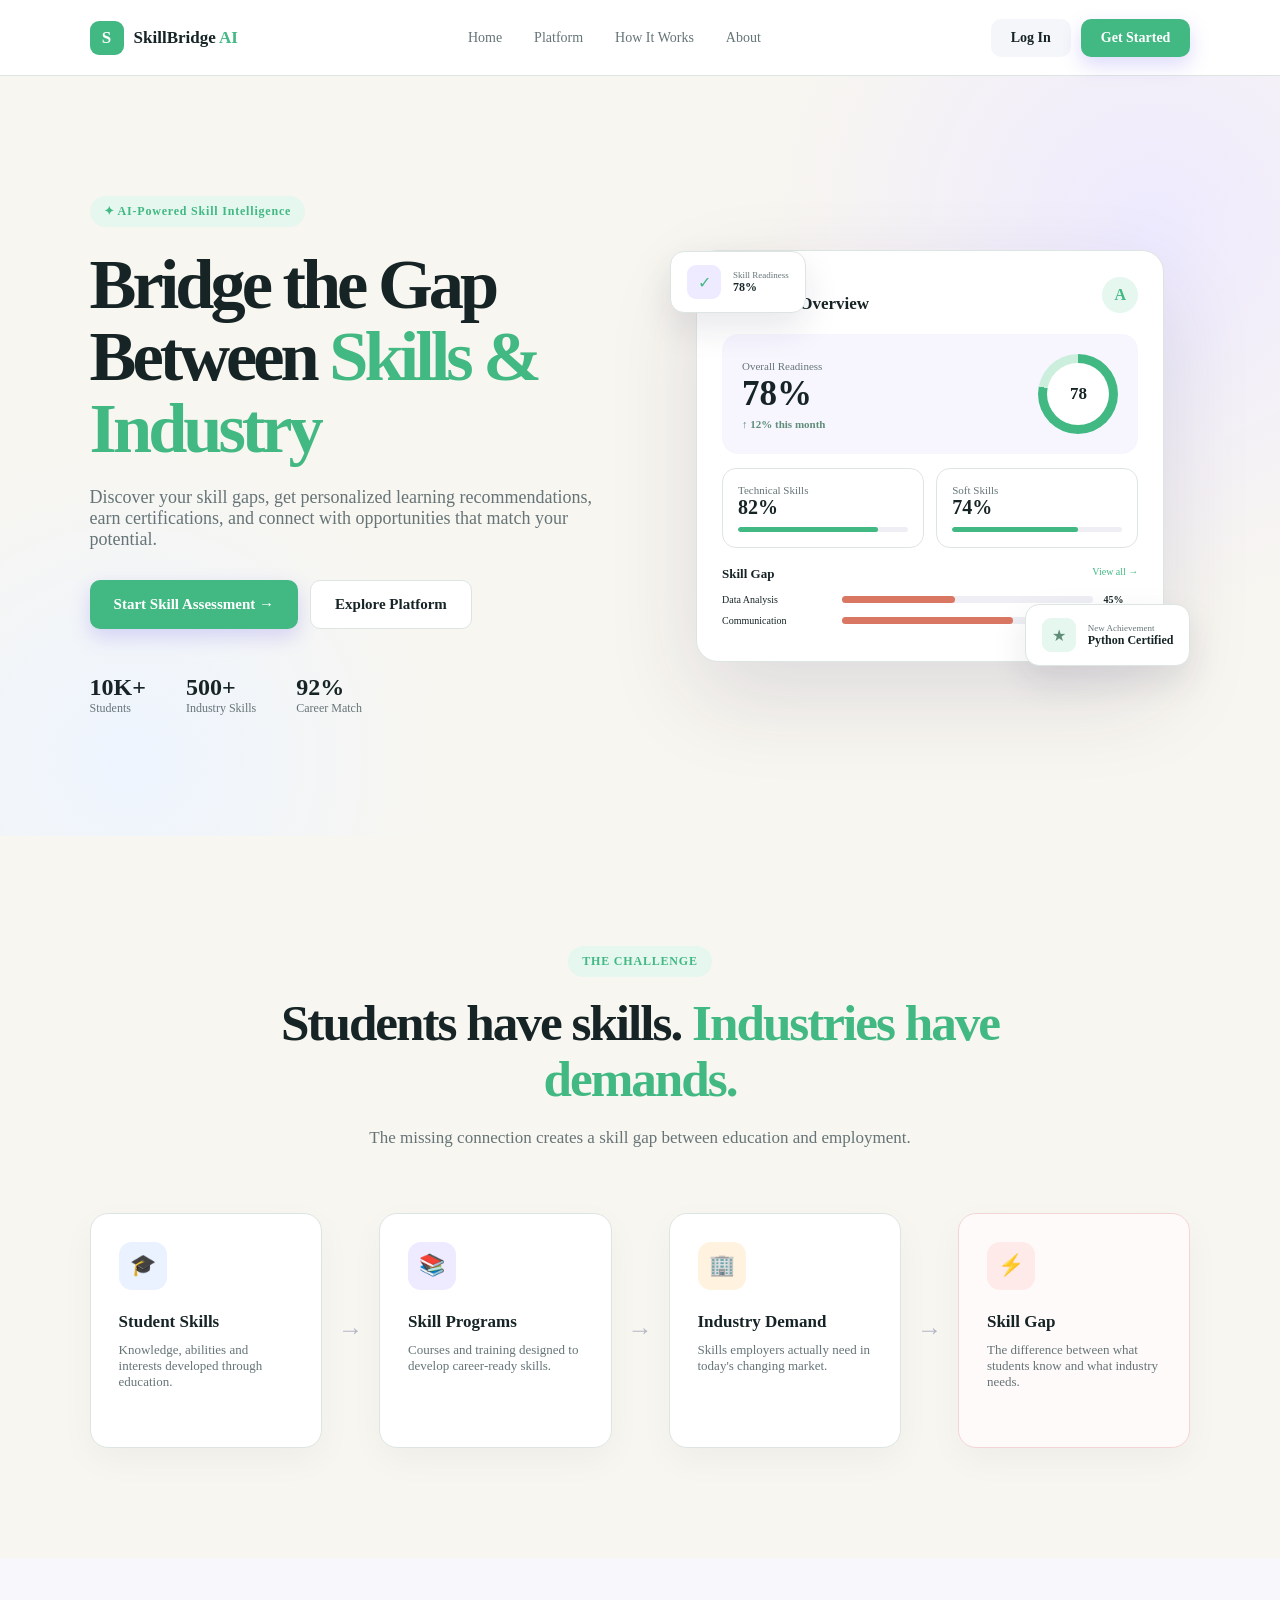
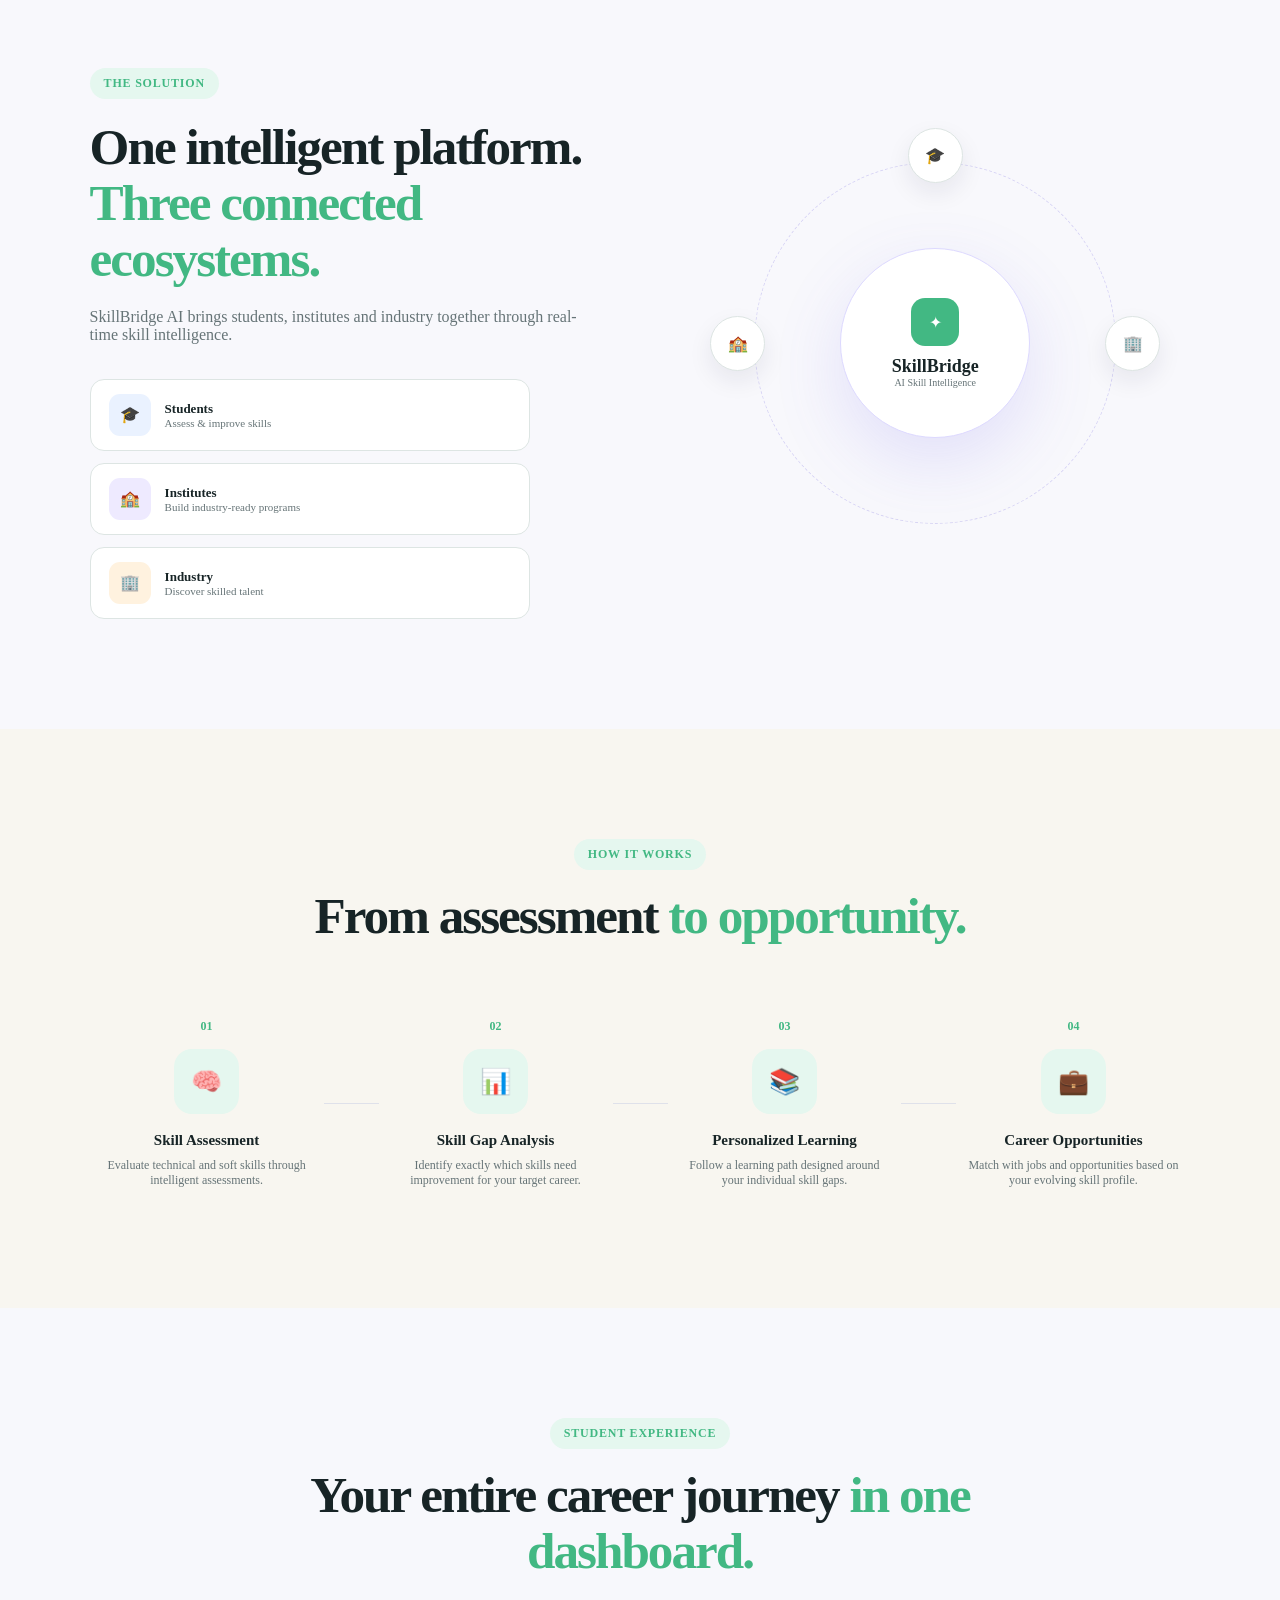
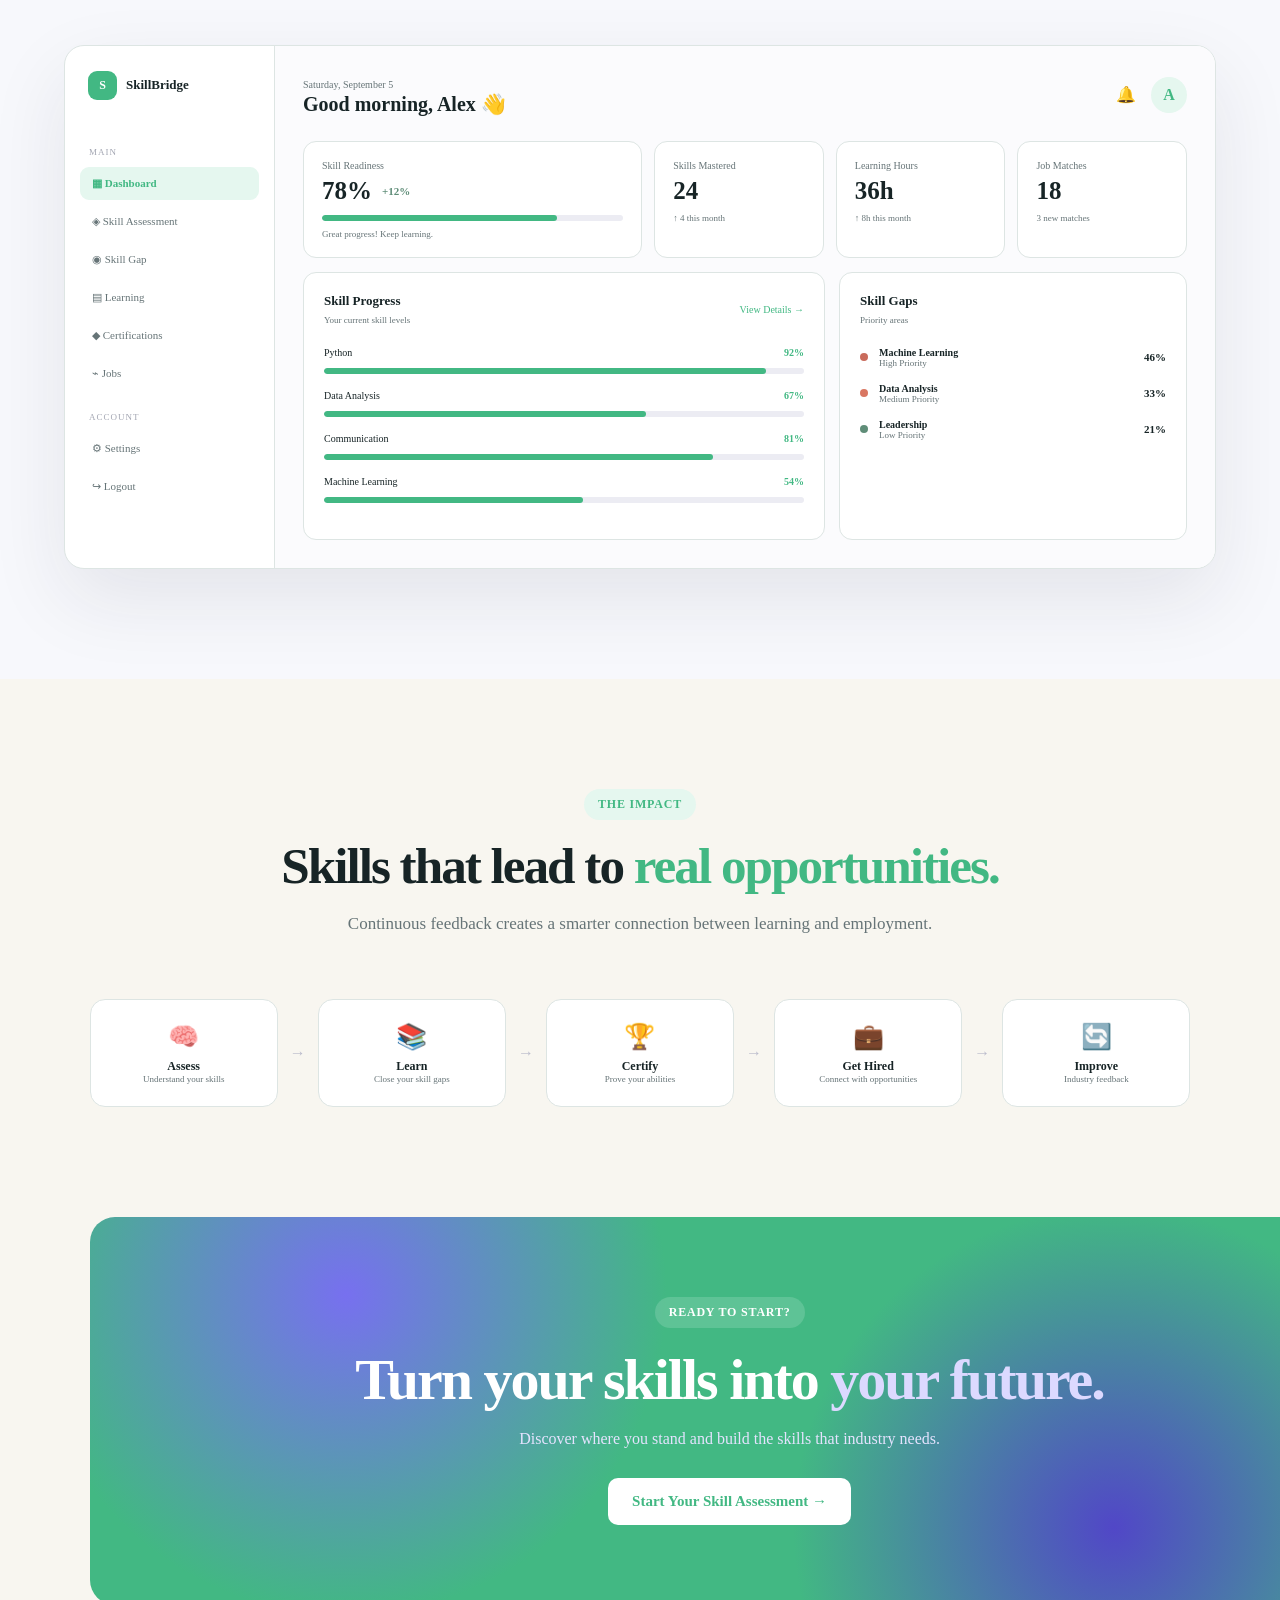
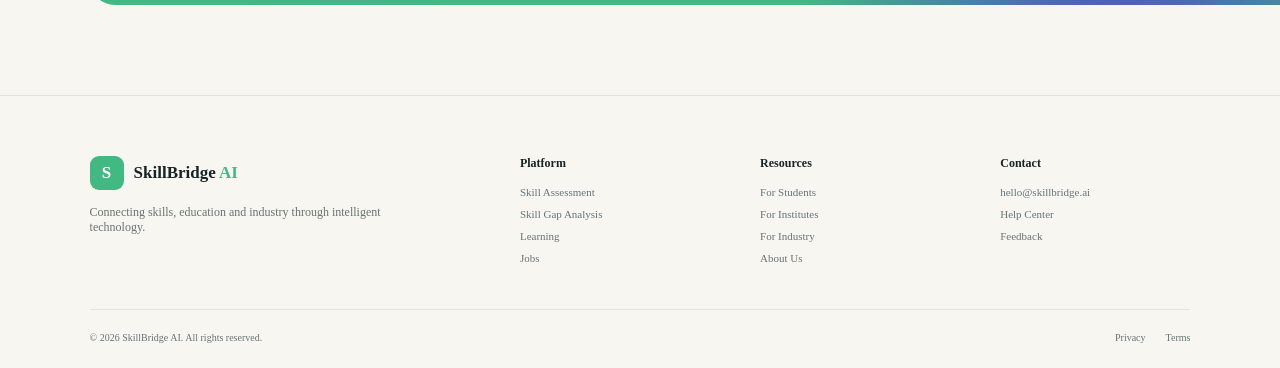
<file: index.html>
<!DOCTYPE html>
<html lang="en">
<head>
    <meta charset="UTF-8">
    <meta name="viewport" content="width=device-width, initial-scale=1.0">

    <title>SkillBridge AI</title>

    <link rel="preconnect" href="https://fonts.googleapis.com">
    <link rel="preconnect" href="https://fonts.gstatic.com" crossorigin>
    <link href="https://fonts.googleapis.com/css2?family=Inter:wght@400;500;600;700;800&display=swap" rel="stylesheet">

    <link rel="stylesheet" href="style.css">
</head>

<body>

<!-- =====================================================
     NAVBAR
===================================================== -->

<header class="navbar">

    <div class="logo">
        <div class="logo-icon">S</div>
        <span>SkillBridge <strong>AI</strong></span>
    </div>

    <nav>
        <a href="#home">Home</a>
        <a href="#platform">Platform</a>
        <a href="#how-it-works">How It Works</a>
        <a href="#about">About</a>
    </nav>

    <div class="nav-buttons">
        <button class="btn btn-light">Log In</button>
        <button class="btn btn-primary">Get Started</button>
    </div>

</header>


<!-- =====================================================
     HERO
===================================================== -->

<main>

<section class="hero" id="home">

    <div class="hero-content">

        <div class="badge">
            ✦ AI-Powered Skill Intelligence
        </div>

        <h1>
            Bridge the Gap Between
            <span>Skills & Industry</span>
        </h1>

        <p>
            Discover your skill gaps, get personalized learning
            recommendations, earn certifications, and connect
            with opportunities that match your potential.
        </p>

        <div class="hero-buttons">
            <button class="btn btn-primary btn-large">
                Start Skill Assessment →
            </button>

            <button class="btn btn-outline btn-large">
                Explore Platform
            </button>
        </div>

        <div class="hero-stats">

            <div>
                <strong>10K+</strong>
                <span>Students</span>
            </div>

            <div>
                <strong>500+</strong>
                <span>Industry Skills</span>
            </div>

            <div>
                <strong>92%</strong>
                <span>Career Match</span>
            </div>

        </div>

    </div>


    <!-- HERO VISUAL -->

    <div class="hero-visual">

        <div class="floating-card card-one">
            <div class="mini-icon purple">✓</div>
            <div>
                <small>Skill Readiness</small>
                <strong>78%</strong>
            </div>
        </div>

        <div class="dashboard-preview">

            <div class="preview-header">
                <div>
                    <small>Welcome back 👋</small>
                    <h3>Your Skill Overview</h3>
                </div>

                <div class="avatar">A</div>
            </div>

            <div class="score-card">

                <div>
                    <small>Overall Readiness</small>
                    <h2>78%</h2>
                    <span class="positive">↑ 12% this month</span>
                </div>

                <div class="progress-circle">
                    <span>78</span>
                </div>

            </div>

            <div class="preview-grid">

                <div class="mini-card">
                    <span>Technical Skills</span>
                    <strong>82%</strong>
                    <div class="progress">
                        <div style="width:82%"></div>
                    </div>
                </div>

                <div class="mini-card">
                    <span>Soft Skills</span>
                    <strong>74%</strong>
                    <div class="progress">
                        <div style="width:74%"></div>
                    </div>
                </div>

            </div>

            <div class="gap-preview">

                <div class="gap-title">
                    <strong>Skill Gap</strong>
                    <span>View all →</span>
                </div>

                <div class="gap-row">
                    <span>Data Analysis</span>
                    <div class="gap-bar">
                        <div style="width:45%"></div>
                    </div>
                    <b>45%</b>
                </div>

                <div class="gap-row">
                    <span>Communication</span>
                    <div class="gap-bar">
                        <div style="width:68%"></div>
                    </div>
                    <b>68%</b>
                </div>

            </div>

        </div>

        <div class="floating-card card-two">

            <div class="mini-icon green">★</div>

            <div>
                <small>New Achievement</small>
                <strong>Python Certified</strong>
            </div>

        </div>

    </div>

</section>


<!-- =====================================================
     PROBLEM
===================================================== -->

<section class="section" id="platform">

    <div class="section-heading">

        <div class="badge">THE CHALLENGE</div>

        <h2>
            Students have skills.
            <span>Industries have demands.</span>
        </h2>

        <p>
            The missing connection creates a skill gap between
            education and employment.
        </p>

    </div>


    <div class="problem-flow">

        <div class="flow-card">

            <div class="flow-icon blue">🎓</div>

            <h3>Student Skills</h3>

            <p>
                Knowledge, abilities and interests
                developed through education.
            </p>

        </div>

        <div class="flow-arrow">→</div>

        <div class="flow-card">

            <div class="flow-icon purple">📚</div>

            <h3>Skill Programs</h3>

            <p>
                Courses and training designed
                to develop career-ready skills.
            </p>

        </div>

        <div class="flow-arrow">→</div>

        <div class="flow-card">

            <div class="flow-icon orange">🏢</div>

            <h3>Industry Demand</h3>

            <p>
                Skills employers actually need
                in today's changing market.
            </p>

        </div>

        <div class="flow-arrow">→</div>

        <div class="flow-card gap-card">

            <div class="flow-icon red">⚡</div>

            <h3>Skill Gap</h3>

            <p>
                The difference between what students
                know and what industry needs.
            </p>

        </div>

    </div>

</section>


<!-- =====================================================
     SOLUTION
===================================================== -->

<section class="solution-section">

    <div class="solution-content">

        <div class="badge">THE SOLUTION</div>

        <h2>
            One intelligent platform.
            <span>Three connected ecosystems.</span>
        </h2>

        <p>
            SkillBridge AI brings students, institutes and
            industry together through real-time skill intelligence.
        </p>

        <div class="ecosystem">

            <div class="eco-item">
                <div class="eco-icon blue">🎓</div>
                <div>
                    <strong>Students</strong>
                    <span>Assess & improve skills</span>
                </div>
            </div>

            <div class="eco-item">
                <div class="eco-icon purple">🏫</div>
                <div>
                    <strong>Institutes</strong>
                    <span>Build industry-ready programs</span>
                </div>
            </div>

            <div class="eco-item">
                <div class="eco-icon orange">🏢</div>
                <div>
                    <strong>Industry</strong>
                    <span>Discover skilled talent</span>
                </div>
            </div>

        </div>

    </div>


    <div class="platform-visual">

        <div class="central-platform">

            <div class="platform-symbol">✦</div>

            <h3>SkillBridge</h3>
            <span>AI Skill Intelligence</span>

        </div>

        <div class="orbit orbit-one">🎓</div>
        <div class="orbit orbit-two">🏫</div>
        <div class="orbit orbit-three">🏢</div>

    </div>

</section>


<!-- =====================================================
     HOW IT WORKS
===================================================== -->

<section class="section" id="how-it-works">

    <div class="section-heading">

        <div class="badge">HOW IT WORKS</div>

        <h2>
            From assessment
            <span>to opportunity.</span>
        </h2>

    </div>


    <div class="steps">

        <div class="step">

            <div class="step-number">01</div>

            <div class="step-icon">🧠</div>

            <h3>Skill Assessment</h3>

            <p>
                Evaluate technical and soft skills
                through intelligent assessments.
            </p>

        </div>

        <div class="step-line"></div>

        <div class="step">

            <div class="step-number">02</div>

            <div class="step-icon">📊</div>

            <h3>Skill Gap Analysis</h3>

            <p>
                Identify exactly which skills need
                improvement for your target career.
            </p>

        </div>

        <div class="step-line"></div>

        <div class="step">

            <div class="step-number">03</div>

            <div class="step-icon">📚</div>

            <h3>Personalized Learning</h3>

            <p>
                Follow a learning path designed
                around your individual skill gaps.
            </p>

        </div>

        <div class="step-line"></div>

        <div class="step">

            <div class="step-number">04</div>

            <div class="step-icon">💼</div>

            <h3>Career Opportunities</h3>

            <p>
                Match with jobs and opportunities
                based on your evolving skill profile.
            </p>

        </div>

    </div>

</section>


<!-- =====================================================
     DASHBOARD PREVIEW
===================================================== -->

<section class="dashboard-section">

    <div class="section-heading">

        <div class="badge">STUDENT EXPERIENCE</div>

        <h2>
            Your entire career journey
            <span>in one dashboard.</span>
        </h2>

    </div>


    <div class="app-window">

        <aside class="sidebar">

            <div class="sidebar-logo">
                <div class="logo-icon">S</div>
                <strong>SkillBridge</strong>
            </div>

            <div class="sidebar-menu">

                <span class="menu-label">MAIN</span>

                <a class="active">▦ Dashboard</a>
                <a>◈ Skill Assessment</a>
                <a>◉ Skill Gap</a>
                <a>▤ Learning</a>
                <a>◆ Certifications</a>
                <a>⌁ Jobs</a>

                <span class="menu-label">ACCOUNT</span>

                <a>⚙ Settings</a>
                <a>↪ Logout</a>

            </div>

        </aside>


        <div class="dashboard-main">

            <div class="dash-top">

                <div>
                    <small>Saturday, September 5</small>
                    <h2>Good morning, Alex 👋</h2>
                </div>

                <div class="dash-user">
                    <span>🔔</span>
                    <div class="avatar">A</div>
                </div>

            </div>


            <div class="dashboard-cards">

                <div class="dash-card score">

                    <span>Skill Readiness</span>

                    <div class="dash-card-value">
                        <strong>78%</strong>
                        <span class="positive">+12%</span>
                    </div>

                    <div class="large-progress">
                        <div style="width:78%"></div>
                    </div>

                    <small>Great progress! Keep learning.</small>

                </div>


                <div class="dash-card">

                    <span>Skills Mastered</span>

                    <strong class="big-number">24</strong>

                    <small>↑ 4 this month</small>

                </div>


                <div class="dash-card">

                    <span>Learning Hours</span>

                    <strong class="big-number">36h</strong>

                    <small>↑ 8h this month</small>

                </div>


                <div class="dash-card">

                    <span>Job Matches</span>

                    <strong class="big-number">18</strong>

                    <small>3 new matches</small>

                </div>

            </div>


            <div class="dashboard-columns">

                <div class="dash-panel">

                    <div class="panel-heading">

                        <div>
                            <h3>Skill Progress</h3>
                            <span>Your current skill levels</span>
                        </div>

                        <button>View Details →</button>

                    </div>


                    <div class="skill-list">

                        <div class="skill">

                            <div>
                                <span>Python</span>
                                <b>92%</b>
                            </div>

                            <div class="large-progress">
                                <div style="width:92%"></div>
                            </div>

                        </div>


                        <div class="skill">

                            <div>
                                <span>Data Analysis</span>
                                <b>67%</b>
                            </div>

                            <div class="large-progress">
                                <div style="width:67%"></div>
                            </div>

                        </div>


                        <div class="skill">

                            <div>
                                <span>Communication</span>
                                <b>81%</b>
                            </div>

                            <div class="large-progress">
                                <div style="width:81%"></div>
                            </div>

                        </div>


                        <div class="skill">

                            <div>
                                <span>Machine Learning</span>
                                <b>54%</b>
                            </div>

                            <div class="large-progress">
                                <div style="width:54%"></div>
                            </div>

                        </div>

                    </div>

                </div>


                <div class="dash-panel">

                    <div class="panel-heading">

                        <div>
                            <h3>Skill Gaps</h3>
                            <span>Priority areas</span>
                        </div>

                    </div>


                    <div class="gap-list">

                        <div class="gap-item">
                            <div class="gap-dot high"></div>

                            <div>
                                <strong>Machine Learning</strong>
                                <span>High Priority</span>
                            </div>

                            <b>46%</b>
                        </div>


                        <div class="gap-item">
                            <div class="gap-dot medium"></div>

                            <div>
                                <strong>Data Analysis</strong>
                                <span>Medium Priority</span>
                            </div>

                            <b>33%</b>
                        </div>


                        <div class="gap-item">
                            <div class="gap-dot low"></div>

                            <div>
                                <strong>Leadership</strong>
                                <span>Low Priority</span>
                            </div>

                            <b>21%</b>
                        </div>

                    </div>

                </div>

            </div>

        </div>

    </div>

</section>


<!-- =====================================================
     IMPACT
===================================================== -->

<section class="impact-section" id="about">

    <div class="section-heading">

        <div class="badge">THE IMPACT</div>

        <h2>
            Skills that lead to
            <span>real opportunities.</span>
        </h2>

        <p>
            Continuous feedback creates a smarter connection
            between learning and employment.
        </p>

    </div>


    <div class="impact-flow">

        <div class="impact-box">
            <div>🧠</div>
            <strong>Assess</strong>
            <span>Understand your skills</span>
        </div>

        <div class="impact-arrow">→</div>

        <div class="impact-box">
            <div>📚</div>
            <strong>Learn</strong>
            <span>Close your skill gaps</span>
        </div>

        <div class="impact-arrow">→</div>

        <div class="impact-box">
            <div>🏆</div>
            <strong>Certify</strong>
            <span>Prove your abilities</span>
        </div>

        <div class="impact-arrow">→</div>

        <div class="impact-box">
            <div>💼</div>
            <strong>Get Hired</strong>
            <span>Connect with opportunities</span>
        </div>

        <div class="impact-arrow">→</div>

        <div class="impact-box">
            <div>🔄</div>
            <strong>Improve</strong>
            <span>Industry feedback</span>
        </div>

    </div>

</section>


<!-- =====================================================
     CTA
===================================================== -->

<section class="cta-section">

    <div>

        <div class="badge badge-white">
            READY TO START?
        </div>

        <h2>
            Turn your skills into
            <span>your future.</span>
        </h2>

        <p>
            Discover where you stand and build the skills
            that industry needs.
        </p>

        <button class="btn btn-white btn-large">
            Start Your Skill Assessment →
        </button>

    </div>

</section>

</main>


<!-- =====================================================
     FOOTER
===================================================== -->

<footer>

    <div class="footer-top">

        <div class="footer-brand">

            <div class="logo">
                <div class="logo-icon">S</div>
                <span>SkillBridge <strong>AI</strong></span>
            </div>

            <p>
                Connecting skills, education and industry
                through intelligent technology.
            </p>

        </div>


        <div class="footer-column">

            <strong>Platform</strong>

            <a>Skill Assessment</a>
            <a>Skill Gap Analysis</a>
            <a>Learning</a>
            <a>Jobs</a>

        </div>


        <div class="footer-column">

            <strong>Resources</strong>

            <a>For Students</a>
            <a>For Institutes</a>
            <a>For Industry</a>
            <a>About Us</a>

        </div>


        <div class="footer-column">

            <strong>Contact</strong>

            <a>hello@skillbridge.ai</a>
            <a>Help Center</a>
            <a>Feedback</a>

        </div>

    </div>


    <div class="footer-bottom">

        <span>© 2026 SkillBridge AI. All rights reserved.</span>

        <div>
            <a>Privacy</a>
            <a>Terms</a>
        </div>

    </div>

</footer>


   <script>
     window.SKILLBRIDGE_API_BASE = 'https://skill-bridge-t5lj.onrender.com/api';
   </script>
   <script src="app.js"></script>
</body>
</html>
</file>
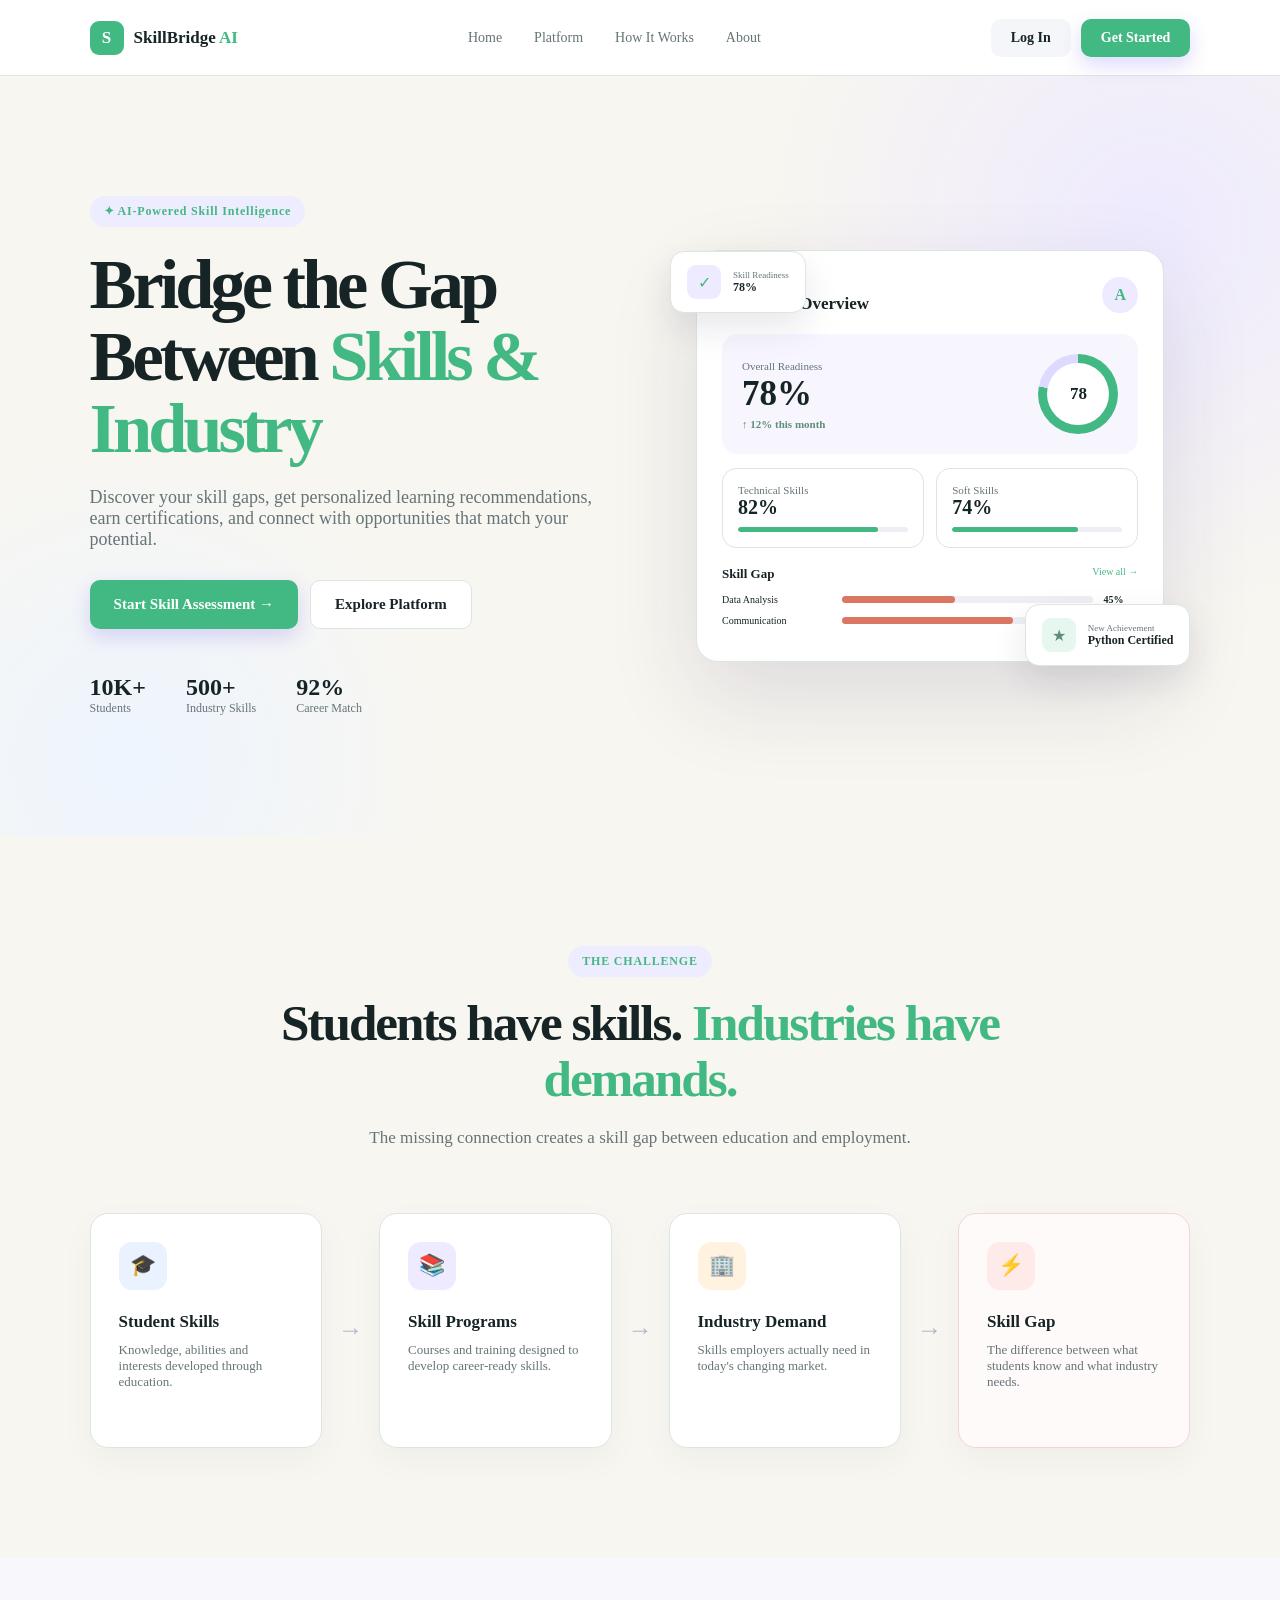
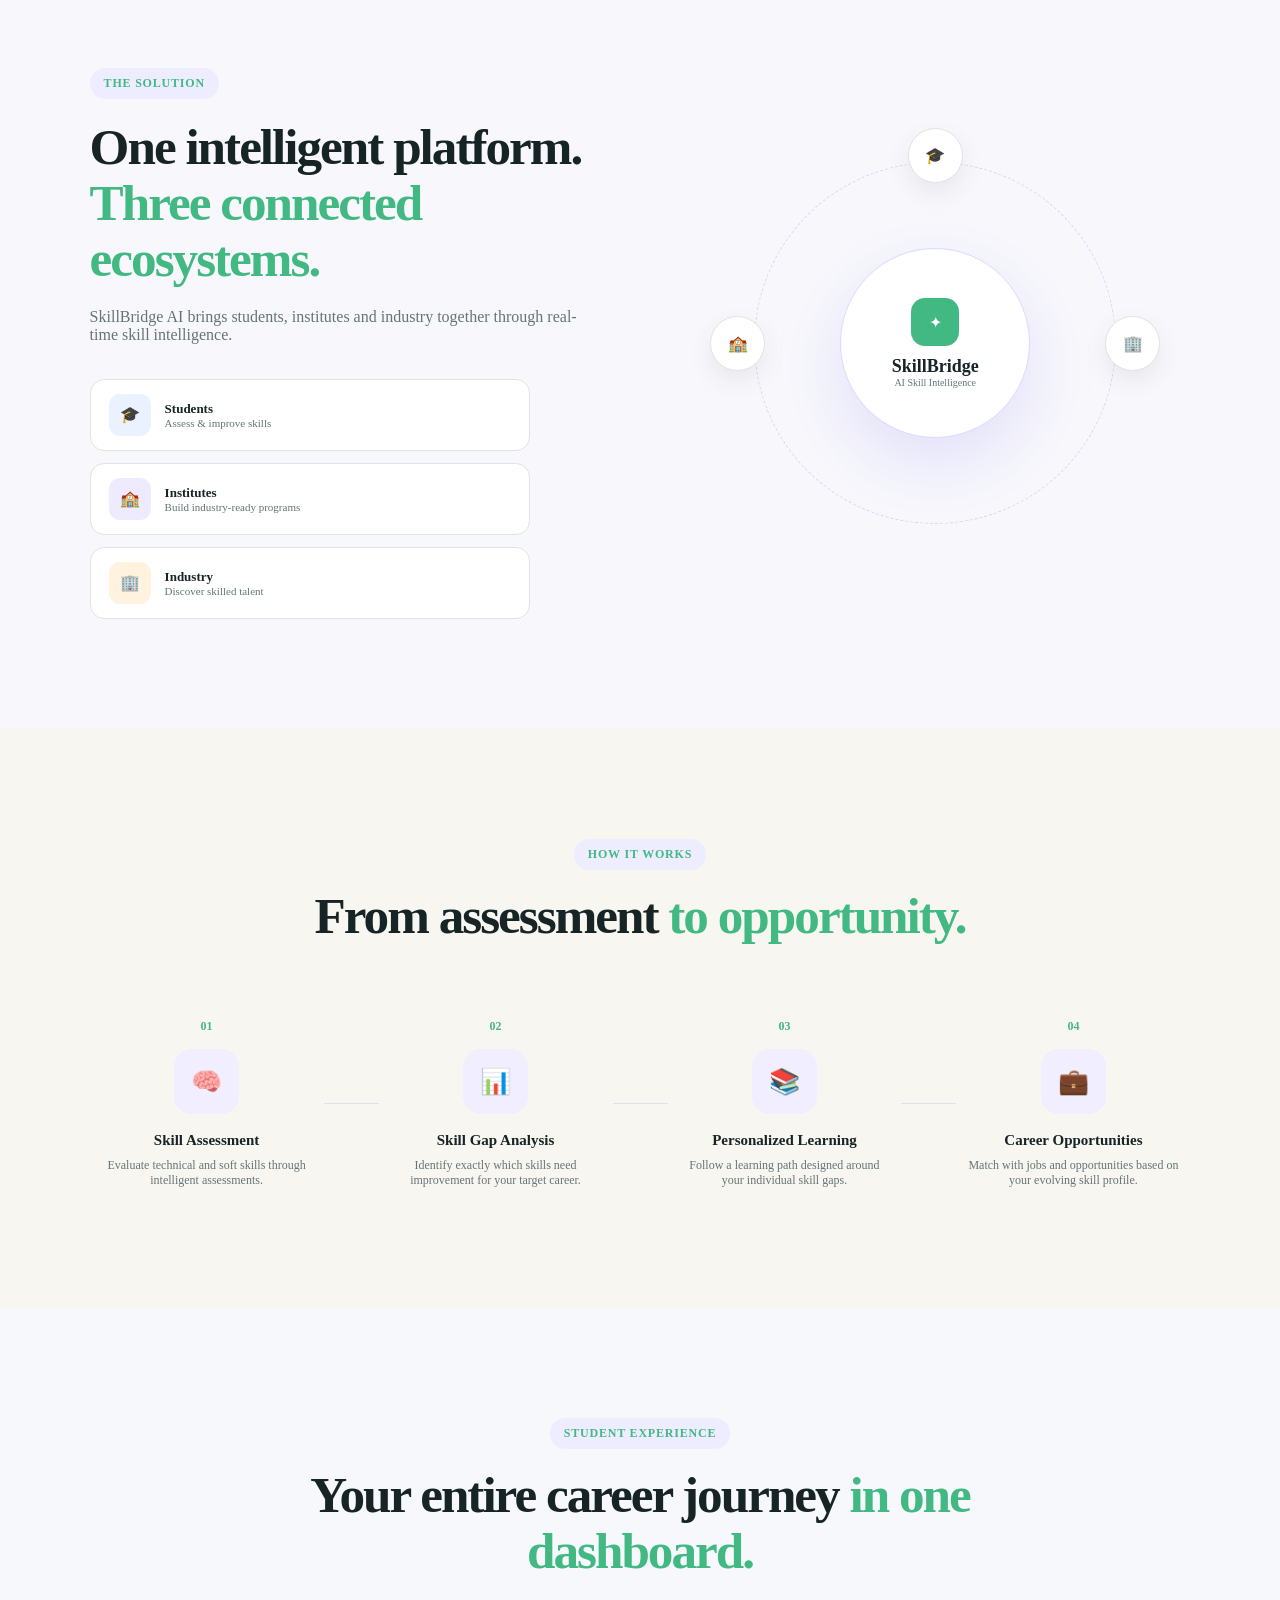
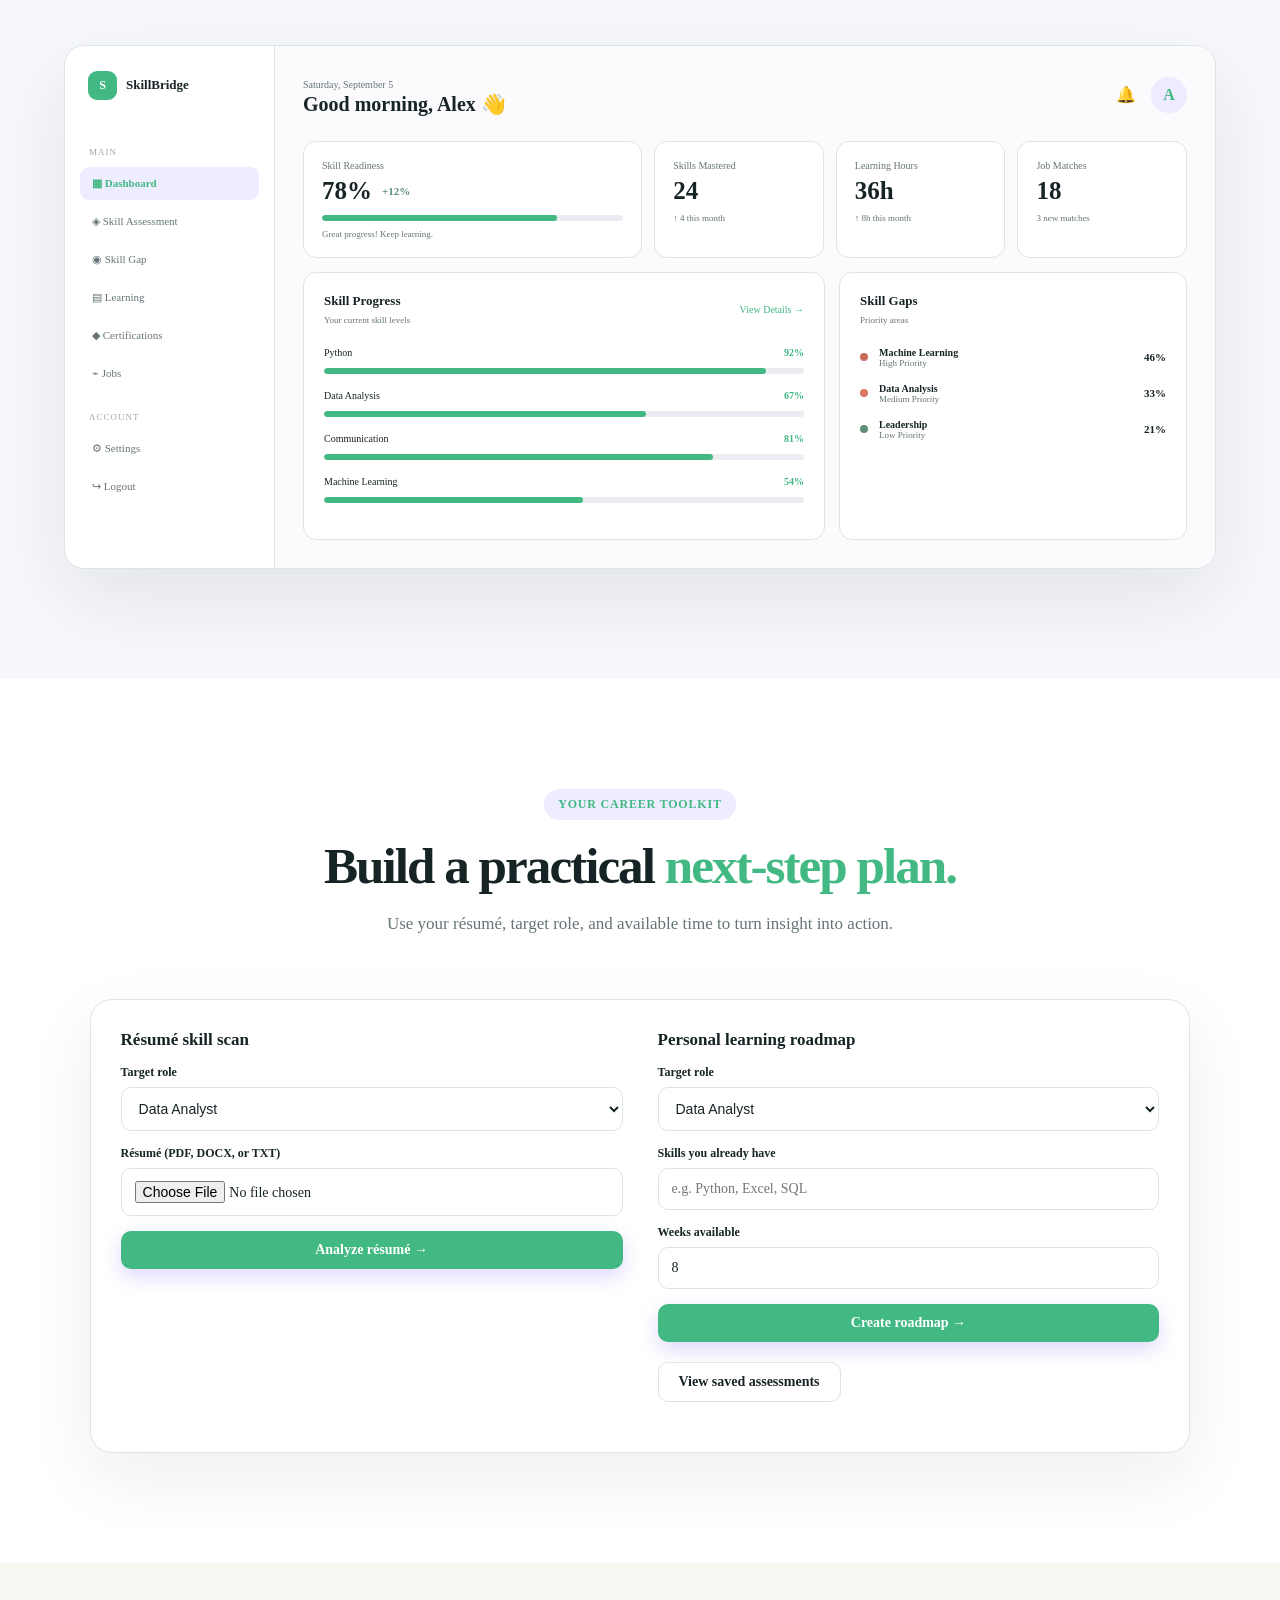
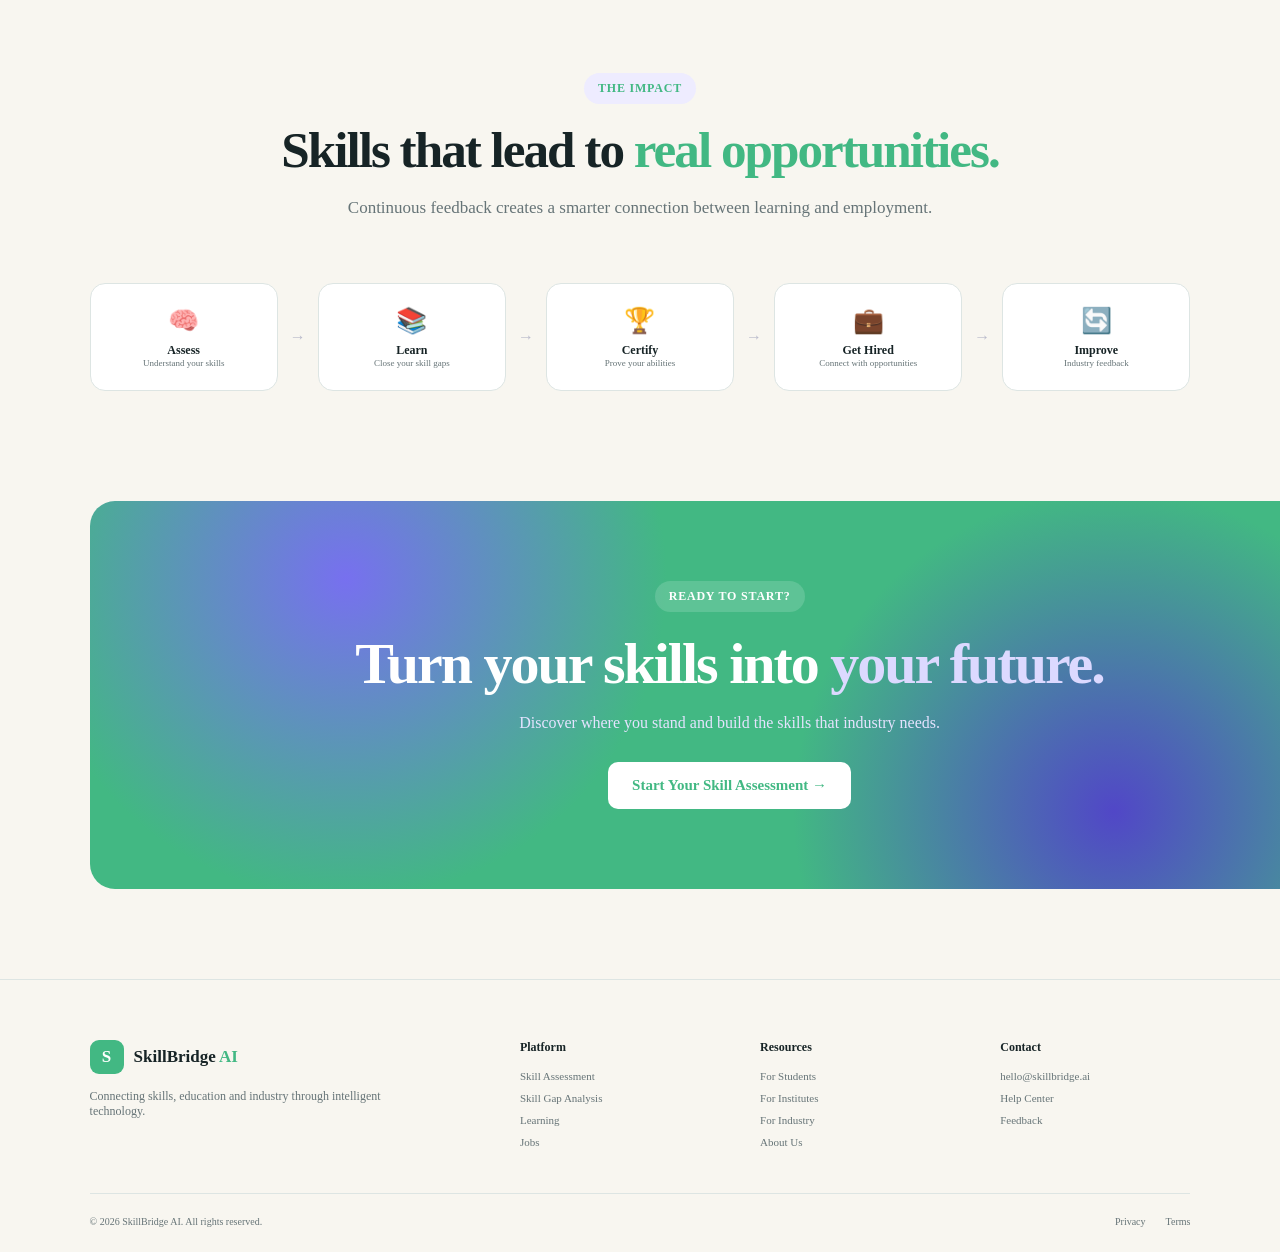
<file: SkillBridgeAI_Prototype/frontend/index.html>
<!DOCTYPE html>
<html lang="en">
<head>
    <meta charset="UTF-8">
    <meta name="viewport" content="width=device-width, initial-scale=1.0">

    <title>SkillBridge AI</title>

    <link rel="preconnect" href="https://fonts.googleapis.com">
    <link rel="preconnect" href="https://fonts.gstatic.com" crossorigin>
    <link href="https://fonts.googleapis.com/css2?family=Inter:wght@400;500;600;700;800&display=swap" rel="stylesheet">

    <link rel="stylesheet" href="style.css">
</head>

<body>

<!-- =====================================================
     NAVBAR
===================================================== -->

<header class="navbar">

    <div class="logo">
        <div class="logo-icon">S</div>
        <span>SkillBridge <strong>AI</strong></span>
    </div>

    <nav>
        <a href="#home">Home</a>
        <a href="#platform">Platform</a>
        <a href="#how-it-works">How It Works</a>
        <a href="#about">About</a>
    </nav>

    <div class="nav-buttons">
        <button class="btn btn-light">Log In</button>
        <button class="btn btn-primary">Get Started</button>
    </div>

</header>


<!-- =====================================================
     HERO
===================================================== -->

<main>

<section class="hero" id="home">

    <div class="hero-content">

        <div class="badge">
            ✦ AI-Powered Skill Intelligence
        </div>

        <h1>
            Bridge the Gap Between
            <span>Skills & Industry</span>
        </h1>

        <p>
            Discover your skill gaps, get personalized learning
            recommendations, earn certifications, and connect
            with opportunities that match your potential.
        </p>

        <div class="hero-buttons">
            <button class="btn btn-primary btn-large">
                Start Skill Assessment →
            </button>

            <button class="btn btn-outline btn-large">
                Explore Platform
            </button>
        </div>

        <div class="hero-stats">

            <div>
                <strong>10K+</strong>
                <span>Students</span>
            </div>

            <div>
                <strong>500+</strong>
                <span>Industry Skills</span>
            </div>

            <div>
                <strong>92%</strong>
                <span>Career Match</span>
            </div>

        </div>

    </div>


    <!-- HERO VISUAL -->

    <div class="hero-visual">

        <div class="floating-card card-one">
            <div class="mini-icon purple">✓</div>
            <div>
                <small>Skill Readiness</small>
                <strong>78%</strong>
            </div>
        </div>

        <div class="dashboard-preview">

            <div class="preview-header">
                <div>
                    <small>Welcome back 👋</small>
                    <h3>Your Skill Overview</h3>
                </div>

                <div class="avatar">A</div>
            </div>

            <div class="score-card">

                <div>
                    <small>Overall Readiness</small>
                    <h2>78%</h2>
                    <span class="positive">↑ 12% this month</span>
                </div>

                <div class="progress-circle">
                    <span>78</span>
                </div>

            </div>

            <div class="preview-grid">

                <div class="mini-card">
                    <span>Technical Skills</span>
                    <strong>82%</strong>
                    <div class="progress">
                        <div style="width:82%"></div>
                    </div>
                </div>

                <div class="mini-card">
                    <span>Soft Skills</span>
                    <strong>74%</strong>
                    <div class="progress">
                        <div style="width:74%"></div>
                    </div>
                </div>

            </div>

            <div class="gap-preview">

                <div class="gap-title">
                    <strong>Skill Gap</strong>
                    <span>View all →</span>
                </div>

                <div class="gap-row">
                    <span>Data Analysis</span>
                    <div class="gap-bar">
                        <div style="width:45%"></div>
                    </div>
                    <b>45%</b>
                </div>

                <div class="gap-row">
                    <span>Communication</span>
                    <div class="gap-bar">
                        <div style="width:68%"></div>
                    </div>
                    <b>68%</b>
                </div>

            </div>

        </div>

        <div class="floating-card card-two">

            <div class="mini-icon green">★</div>

            <div>
                <small>New Achievement</small>
                <strong>Python Certified</strong>
            </div>

        </div>

    </div>

</section>


<!-- =====================================================
     PROBLEM
===================================================== -->

<section class="section" id="platform">

    <div class="section-heading">

        <div class="badge">THE CHALLENGE</div>

        <h2>
            Students have skills.
            <span>Industries have demands.</span>
        </h2>

        <p>
            The missing connection creates a skill gap between
            education and employment.
        </p>

    </div>


    <div class="problem-flow">

        <div class="flow-card">

            <div class="flow-icon blue">🎓</div>

            <h3>Student Skills</h3>

            <p>
                Knowledge, abilities and interests
                developed through education.
            </p>

        </div>

        <div class="flow-arrow">→</div>

        <div class="flow-card">

            <div class="flow-icon purple">📚</div>

            <h3>Skill Programs</h3>

            <p>
                Courses and training designed
                to develop career-ready skills.
            </p>

        </div>

        <div class="flow-arrow">→</div>

        <div class="flow-card">

            <div class="flow-icon orange">🏢</div>

            <h3>Industry Demand</h3>

            <p>
                Skills employers actually need
                in today's changing market.
            </p>

        </div>

        <div class="flow-arrow">→</div>

        <div class="flow-card gap-card">

            <div class="flow-icon red">⚡</div>

            <h3>Skill Gap</h3>

            <p>
                The difference between what students
                know and what industry needs.
            </p>

        </div>

    </div>

</section>


<!-- =====================================================
     SOLUTION
===================================================== -->

<section class="solution-section">

    <div class="solution-content">

        <div class="badge">THE SOLUTION</div>

        <h2>
            One intelligent platform.
            <span>Three connected ecosystems.</span>
        </h2>

        <p>
            SkillBridge AI brings students, institutes and
            industry together through real-time skill intelligence.
        </p>

        <div class="ecosystem">

            <div class="eco-item">
                <div class="eco-icon blue">🎓</div>
                <div>
                    <strong>Students</strong>
                    <span>Assess & improve skills</span>
                </div>
            </div>

            <div class="eco-item">
                <div class="eco-icon purple">🏫</div>
                <div>
                    <strong>Institutes</strong>
                    <span>Build industry-ready programs</span>
                </div>
            </div>

            <div class="eco-item">
                <div class="eco-icon orange">🏢</div>
                <div>
                    <strong>Industry</strong>
                    <span>Discover skilled talent</span>
                </div>
            </div>

        </div>

    </div>


    <div class="platform-visual">

        <div class="central-platform">

            <div class="platform-symbol">✦</div>

            <h3>SkillBridge</h3>
            <span>AI Skill Intelligence</span>

        </div>

        <div class="orbit orbit-one">🎓</div>
        <div class="orbit orbit-two">🏫</div>
        <div class="orbit orbit-three">🏢</div>

    </div>

</section>


<!-- =====================================================
     HOW IT WORKS
===================================================== -->

<section class="section" id="how-it-works">

    <div class="section-heading">

        <div class="badge">HOW IT WORKS</div>

        <h2>
            From assessment
            <span>to opportunity.</span>
        </h2>

    </div>


    <div class="steps">

        <div class="step">

            <div class="step-number">01</div>

            <div class="step-icon">🧠</div>

            <h3>Skill Assessment</h3>

            <p>
                Evaluate technical and soft skills
                through intelligent assessments.
            </p>

        </div>

        <div class="step-line"></div>

        <div class="step">

            <div class="step-number">02</div>

            <div class="step-icon">📊</div>

            <h3>Skill Gap Analysis</h3>

            <p>
                Identify exactly which skills need
                improvement for your target career.
            </p>

        </div>

        <div class="step-line"></div>

        <div class="step">

            <div class="step-number">03</div>

            <div class="step-icon">📚</div>

            <h3>Personalized Learning</h3>

            <p>
                Follow a learning path designed
                around your individual skill gaps.
            </p>

        </div>

        <div class="step-line"></div>

        <div class="step">

            <div class="step-number">04</div>

            <div class="step-icon">💼</div>

            <h3>Career Opportunities</h3>

            <p>
                Match with jobs and opportunities
                based on your evolving skill profile.
            </p>

        </div>

    </div>

</section>


<!-- =====================================================
     DASHBOARD PREVIEW
===================================================== -->

<section class="dashboard-section">

    <div class="section-heading">

        <div class="badge">STUDENT EXPERIENCE</div>

        <h2>
            Your entire career journey
            <span>in one dashboard.</span>
        </h2>

    </div>


    <div class="app-window">

        <aside class="sidebar">

            <div class="sidebar-logo">
                <div class="logo-icon">S</div>
                <strong>SkillBridge</strong>
            </div>

            <div class="sidebar-menu">

                <span class="menu-label">MAIN</span>

                <a class="active">▦ Dashboard</a>
                <a>◈ Skill Assessment</a>
                <a>◉ Skill Gap</a>
                <a>▤ Learning</a>
                <a>◆ Certifications</a>
                <a>⌁ Jobs</a>

                <span class="menu-label">ACCOUNT</span>

                <a>⚙ Settings</a>
                <a>↪ Logout</a>

            </div>

        </aside>


        <div class="dashboard-main">

            <div class="dash-top">

                <div>
                    <small>Saturday, September 5</small>
                    <h2>Good morning, Alex 👋</h2>
                </div>

                <div class="dash-user">
                    <span>🔔</span>
                    <div class="avatar">A</div>
                </div>

            </div>


            <div class="dashboard-cards">

                <div class="dash-card score">

                    <span>Skill Readiness</span>

                    <div class="dash-card-value">
                        <strong>78%</strong>
                        <span class="positive">+12%</span>
                    </div>

                    <div class="large-progress">
                        <div style="width:78%"></div>
                    </div>

                    <small>Great progress! Keep learning.</small>

                </div>


                <div class="dash-card">

                    <span>Skills Mastered</span>

                    <strong class="big-number">24</strong>

                    <small>↑ 4 this month</small>

                </div>


                <div class="dash-card">

                    <span>Learning Hours</span>

                    <strong class="big-number">36h</strong>

                    <small>↑ 8h this month</small>

                </div>


                <div class="dash-card">

                    <span>Job Matches</span>

                    <strong class="big-number">18</strong>

                    <small>3 new matches</small>

                </div>

            </div>


            <div class="dashboard-columns">

                <div class="dash-panel">

                    <div class="panel-heading">

                        <div>
                            <h3>Skill Progress</h3>
                            <span>Your current skill levels</span>
                        </div>

                        <button>View Details →</button>

                    </div>


                    <div class="skill-list">

                        <div class="skill">

                            <div>
                                <span>Python</span>
                                <b>92%</b>
                            </div>

                            <div class="large-progress">
                                <div style="width:92%"></div>
                            </div>

                        </div>


                        <div class="skill">

                            <div>
                                <span>Data Analysis</span>
                                <b>67%</b>
                            </div>

                            <div class="large-progress">
                                <div style="width:67%"></div>
                            </div>

                        </div>


                        <div class="skill">

                            <div>
                                <span>Communication</span>
                                <b>81%</b>
                            </div>

                            <div class="large-progress">
                                <div style="width:81%"></div>
                            </div>

                        </div>


                        <div class="skill">

                            <div>
                                <span>Machine Learning</span>
                                <b>54%</b>
                            </div>

                            <div class="large-progress">
                                <div style="width:54%"></div>
                            </div>

                        </div>

                    </div>

                </div>


                <div class="dash-panel">

                    <div class="panel-heading">

                        <div>
                            <h3>Skill Gaps</h3>
                            <span>Priority areas</span>
                        </div>

                    </div>


                    <div class="gap-list">

                        <div class="gap-item">
                            <div class="gap-dot high"></div>

                            <div>
                                <strong>Machine Learning</strong>
                                <span>High Priority</span>
                            </div>

                            <b>46%</b>
                        </div>


                        <div class="gap-item">
                            <div class="gap-dot medium"></div>

                            <div>
                                <strong>Data Analysis</strong>
                                <span>Medium Priority</span>
                            </div>

                            <b>33%</b>
                        </div>


                        <div class="gap-item">
                            <div class="gap-dot low"></div>

                            <div>
                                <strong>Leadership</strong>
                                <span>Low Priority</span>
                            </div>

                            <b>21%</b>
                        </div>

                    </div>

                </div>

            </div>

        </div>

    </div>

</section>


<!-- =====================================================
     IMPACT
===================================================== -->

<section class="impact-section" id="about">

    <div class="section-heading">

        <div class="badge">THE IMPACT</div>

        <h2>
            Skills that lead to
            <span>real opportunities.</span>
        </h2>

        <p>
            Continuous feedback creates a smarter connection
            between learning and employment.
        </p>

    </div>


    <div class="impact-flow">

        <div class="impact-box">
            <div>🧠</div>
            <strong>Assess</strong>
            <span>Understand your skills</span>
        </div>

        <div class="impact-arrow">→</div>

        <div class="impact-box">
            <div>📚</div>
            <strong>Learn</strong>
            <span>Close your skill gaps</span>
        </div>

        <div class="impact-arrow">→</div>

        <div class="impact-box">
            <div>🏆</div>
            <strong>Certify</strong>
            <span>Prove your abilities</span>
        </div>

        <div class="impact-arrow">→</div>

        <div class="impact-box">
            <div>💼</div>
            <strong>Get Hired</strong>
            <span>Connect with opportunities</span>
        </div>

        <div class="impact-arrow">→</div>

        <div class="impact-box">
            <div>🔄</div>
            <strong>Improve</strong>
            <span>Industry feedback</span>
        </div>

    </div>

</section>


<!-- =====================================================
     CTA
===================================================== -->

<section class="cta-section">

    <div>

        <div class="badge badge-white">
            READY TO START?
        </div>

        <h2>
            Turn your skills into
            <span>your future.</span>
        </h2>

        <p>
            Discover where you stand and build the skills
            that industry needs.
        </p>

        <button class="btn btn-white btn-large">
            Start Your Skill Assessment →
        </button>

    </div>

</section>

</main>


<!-- =====================================================
     FOOTER
===================================================== -->

<footer>

    <div class="footer-top">

        <div class="footer-brand">

            <div class="logo">
                <div class="logo-icon">S</div>
                <span>SkillBridge <strong>AI</strong></span>
            </div>

            <p>
                Connecting skills, education and industry
                through intelligent technology.
            </p>

        </div>


        <div class="footer-column">

            <strong>Platform</strong>

            <a>Skill Assessment</a>
            <a>Skill Gap Analysis</a>
            <a>Learning</a>
            <a>Jobs</a>

        </div>


        <div class="footer-column">

            <strong>Resources</strong>

            <a>For Students</a>
            <a>For Institutes</a>
            <a>For Industry</a>
            <a>About Us</a>

        </div>


        <div class="footer-column">

            <strong>Contact</strong>

            <a>hello@skillbridge.ai</a>
            <a>Help Center</a>
            <a>Feedback</a>

        </div>

    </div>


    <div class="footer-bottom">

        <span>© 2026 SkillBridge AI. All rights reserved.</span>

        <div>
            <a>Privacy</a>
            <a>Terms</a>
        </div>

    </div>

</footer>


<script>
  window.SKILLBRIDGE_API_BASE = 'https://skill-bridge-t5lj.onrender.com/api';
</script>
<script src="app.js"></script>
</body>
</html>
</file>
<file: style.css>
/* =====================================================
   RESET
===================================================== */

* {
    margin: 0;
    padding: 0;
    box-sizing: border-box;
}

html {
    scroll-behavior: smooth;
}

body {
    background: #F8F6F0;
    color: #172426;
}

button,
input {
    font-family: inherit;
}

button {
    cursor: pointer;
    border: none;
}

a {
    text-decoration: none;
    color: inherit;
}


/* =====================================================
   COLORS
===================================================== */

:root {
   --primary: #42b883;
   --primary-dark: #369c6f;

    --blue: #155E63;
    --purple: #155E63;

    --orange: #D97762;
    --green: #5F8D78;
    --red: #C96B5C;

    --dark: #172426;
    --muted: #667477;

    --light-bg: #F8F6F0;
    --border: #DDE5E3;

    --sand: #E8DCC4;

    --white: #FFFFFF;
}


/* =====================================================
   GLOBAL
===================================================== */

section {
    width: 100%;
}

.section {
    padding: 110px 7%;
}

.section-heading {
    max-width: 760px;
    margin: 0 auto 65px;
    text-align: center;
}

.section-heading .badge {
    margin-bottom: 18px;
}

.section-heading h2 {
    font-size: clamp(34px, 4vw, 54px);
    line-height: 1.1;
    letter-spacing: -2px;
    margin-bottom: 20px;
}

.section-heading h2 span,
.hero h1 span,
.solution-content h2 span,
.cta-section h2 span {
    color: var(--primary);
}

.section-heading p {
    color: var(--muted);
    font-size: 17px;
    max-width: 650px;
    margin: auto;
}


/* =====================================================
   BADGE
===================================================== */

.badge {
    display: inline-flex;
    align-items: center;
    gap: 7px;

    padding: 8px 14px;

    border-radius: 50px;

    background: #e5f7ef;
    color: var(--primary);

    font-size: 12px;
    font-weight: 700;
    letter-spacing: 0.8px;
}


/* =====================================================
   BUTTONS
===================================================== */

.btn {
    padding: 11px 20px;
    border-radius: 10px;
    font-size: 14px;
    font-weight: 600;
    transition: 0.25s ease;
}

.btn-primary {
    background: var(--primary);
    color: white;
    box-shadow: 0 8px 20px rgba(98, 87, 232, 0.22);
}

.btn-primary:hover {
    background: var(--primary-dark);
    transform: translateY(-2px);
}

.btn-light {
    background: #f5f6fa;
    color: var(--dark);
}

.btn-outline {
    background: white;
    border: 1px solid var(--border);
    color: var(--dark);
}

.btn-large {
    padding: 15px 24px;
    font-size: 15px;
}

.btn-white {
    background: white;
    color: var(--primary);
}


/* =====================================================
   NAVBAR
===================================================== */

.navbar {
    height: 76px;

    display: flex;
    align-items: center;
    justify-content: space-between;

    padding: 0 7%;

    border-bottom: 1px solid var(--border);

    background: rgba(255,255,255,0.95);

    position: sticky;
    top: 0;
    z-index: 100;
}

.logo {
    display: flex;
    align-items: center;
    gap: 10px;

    font-size: 17px;
    font-weight: 700;
}

.logo-icon {
    width: 34px;
    height: 34px;

    display: grid;
    place-items: center;

    border-radius: 9px;

    background: var(--primary);
    color: white;

    font-weight: 800;
}

.logo strong {
    color: var(--primary);
}

.navbar nav {
    display: flex;
    gap: 32px;

    font-size: 14px;
    color: var(--muted);
}

.navbar nav a:hover {
    color: var(--primary);
}

.nav-buttons {
    display: flex;
    gap: 10px;
}


/* =====================================================
   HERO
===================================================== */

.hero {
    min-height: 760px;

    display: grid;
    grid-template-columns: 1fr 1fr;
    align-items: center;

    gap: 60px;

    padding: 90px 7%;

    background:
        radial-gradient(circle at 90% 20%, #eeeaff 0, transparent 30%),
        radial-gradient(circle at 10% 90%, #eef5ff 0, transparent 25%);
}

.hero-content {
    max-width: 650px;
}

.hero h1 {
    font-size: clamp(48px, 5.5vw, 76px);
    line-height: 1.02;
    letter-spacing: -4px;

    margin: 22px 0;
}

.hero p {
    max-width: 570px;

    color: var(--muted);

    font-size: 18px;

    margin-bottom: 30px;
}

.hero-buttons {
    display: flex;
    gap: 12px;
    margin-bottom: 45px;
}

.hero-stats {
    display: flex;
    gap: 40px;
}

.hero-stats div {
    display: flex;
    flex-direction: column;
}

.hero-stats strong {
    font-size: 24px;
}

.hero-stats span {
    color: var(--muted);
    font-size: 12px;
}


/* =====================================================
   HERO VISUAL
===================================================== */

.hero-visual {
    position: relative;
    min-height: 550px;

    display: flex;
    align-items: center;
    justify-content: center;
}

.dashboard-preview {
    width: 90%;
    max-width: 540px;

    padding: 25px;

    border-radius: 22px;

    background: white;

    border: 1px solid var(--border);

    box-shadow:
        0 35px 90px rgba(44, 42, 91, 0.13);
}

.preview-header {
    display: flex;
    align-items: center;
    justify-content: space-between;

    margin-bottom: 20px;
}

.preview-header small {
    color: var(--muted);
    font-size: 11px;
}

.preview-header h3 {
    font-size: 17px;
}

.avatar {
    width: 36px;
    height: 36px;

    display: grid;
    place-items: center;

    border-radius: 50%;

    background: #e5f7ef;
    color: var(--primary);

    font-weight: 700;
}

.score-card {
    display: flex;
    align-items: center;
    justify-content: space-between;

    padding: 20px;

    border-radius: 16px;

    background: #f7f6ff;
}

.score-card small {
    color: var(--muted);
    font-size: 11px;
}

.score-card h2 {
    font-size: 35px;
}

.positive {
    color: var(--green);
    font-size: 11px;
    font-weight: 600;
}

.progress-circle {
    width: 80px;
    height: 80px;

    border-radius: 50%;

    display: grid;
    place-items: center;

   background:
     conic-gradient(
        var(--primary) 0 78%,
        #cceedd 78% 100%
    );

    position: relative;
}

.progress-circle::before {
    content: "";
    position: absolute;

    width: 62px;
    height: 62px;

    background: white;

    border-radius: 50%;
}

.progress-circle span {
    position: relative;
    font-size: 17px;
    font-weight: 700;
}

.preview-grid {
    display: grid;
    grid-template-columns: 1fr 1fr;

    gap: 12px;

    margin-top: 14px;
}

.mini-card {
    padding: 15px;

    border: 1px solid var(--border);
    border-radius: 14px;
}

.mini-card span {
    display: block;
    font-size: 11px;
    color: var(--muted);
}

.mini-card strong {
    font-size: 20px;
}

.progress {
    height: 5px;
    background: #eeeeF4;
    border-radius: 10px;
    overflow: hidden;
    margin-top: 8px;
}

.progress div {
    height: 100%;
    background: var(--primary);
    border-radius: inherit;
}

.gap-preview {
    margin-top: 18px;
}

.gap-title {
    display: flex;
    justify-content: space-between;
    margin-bottom: 12px;
}

.gap-title strong {
    font-size: 13px;
}

.gap-title span {
    font-size: 10px;
    color: var(--primary);
}

.gap-row {
    display: grid;
    grid-template-columns: 110px 1fr 35px;
    align-items: center;

    gap: 10px;

    margin: 10px 0;

    font-size: 10px;
}

.gap-bar {
    height: 7px;
    background: #eeeeF4;
    border-radius: 10px;
}

.gap-bar div {
    height: 100%;
    background: var(--orange);
    border-radius: inherit;
}

.gap-row b {
    font-size: 10px;
}

.floating-card {
    position: absolute;

    display: flex;
    align-items: center;
    gap: 12px;

    padding: 13px 16px;

    background: white;

    border: 1px solid var(--border);

    border-radius: 14px;

    box-shadow: 0 15px 35px rgba(30, 30, 70, 0.1);
}

.card-one {
    top: 70px;
    left: 0;
}

.card-two {
    bottom: 65px;
    right: 0;
}

.floating-card small,
.floating-card strong {
    display: block;
}

.floating-card small {
    color: var(--muted);
    font-size: 9px;
}

.floating-card strong {
    font-size: 12px;
}

.mini-icon {
    width: 34px;
    height: 34px;

    display: grid;
    place-items: center;

    border-radius: 9px;
}

.mini-icon.purple {
    background: #eeeaff;
    color: var(--primary);
}

.mini-icon.green {
    background: #e5f7ef;
    color: var(--green);
}


/* =====================================================
   PROBLEM FLOW
===================================================== */

.problem-flow {
    display: grid;

    grid-template-columns:
        1fr auto 1fr auto 1fr auto 1fr;

    align-items: center;

    gap: 16px;
}

.flow-card {
    min-height: 235px;

    padding: 28px;

    border: 1px solid var(--border);
    border-radius: 18px;

    background: white;

    box-shadow: 0 12px 35px rgba(20, 20, 50, 0.04);
}

.flow-icon {
    width: 48px;
    height: 48px;

    display: grid;
    place-items: center;

    border-radius: 13px;

    font-size: 21px;

    margin-bottom: 22px;
}

.flow-icon.blue {
    background: #eaf2ff;
}

.flow-icon.purple {
    background: #eeeaff;
}

.flow-icon.orange {
    background: #fff2df;
}

.flow-icon.red {
    background: #ffeaea;
}

.flow-card h3 {
    margin-bottom: 10px;
    font-size: 17px;
}

.flow-card p {
    color: var(--muted);
    font-size: 13px;
}

.flow-arrow {
    font-size: 25px;
    color: #b4b7c6;
}

.gap-card {
    border-color: #f4d5d5;
    background: #fffafa;
}


/* =====================================================
   SOLUTION
===================================================== */

.solution-section {
    padding: 110px 7%;

    display: grid;
    grid-template-columns: 1fr 1fr;

    gap: 80px;

    align-items: center;

    background: #f8f8fc;
}

.solution-content {
    max-width: 650px;
}

.solution-content h2 {
    font-size: clamp(36px, 4vw, 55px);
    line-height: 1.1;
    letter-spacing: -2px;

    margin: 20px 0;
}

.solution-content > p {
    color: var(--muted);
    max-width: 570px;
    margin-bottom: 35px;
}

.ecosystem {
    display: flex;
    flex-direction: column;
    gap: 12px;
}

.eco-item {
    display: flex;
    align-items: center;
    gap: 14px;

    padding: 14px 18px;

    background: white;

    border: 1px solid var(--border);

    border-radius: 14px;

    max-width: 440px;
}

.eco-icon {
    width: 42px;
    height: 42px;

    display: grid;
    place-items: center;

    border-radius: 11px;
}

.eco-icon.blue {
    background: #eaf2ff;
}

.eco-icon.purple {
    background: #eeeaff;
}

.eco-icon.orange {
    background: #fff2df;
}

.eco-item strong,
.eco-item span {
    display: block;
}

.eco-item strong {
    font-size: 13px;
}

.eco-item span {
    color: var(--muted);
    font-size: 11px;
}


/* PLATFORM VISUAL */

.platform-visual {
    height: 460px;

    position: relative;

    display: grid;
    place-items: center;
}

.central-platform {
    width: 190px;
    height: 190px;

    border-radius: 50%;

    background: white;

    border: 1px solid #ddd9ff;

    box-shadow: 0 25px 70px rgba(98, 87, 232, 0.15);

    display: flex;
    flex-direction: column;
    align-items: center;
    justify-content: center;

    position: relative;
    z-index: 2;
}

.platform-symbol {
    width: 48px;
    height: 48px;

    display: grid;
    place-items: center;

    border-radius: 14px;

    background: var(--primary);
    color: white;

    margin-bottom: 10px;
}

.central-platform h3 {
    font-size: 18px;
}

.central-platform span {
    color: var(--muted);
    font-size: 10px;
}

.platform-visual::before {
    content: "";

    position: absolute;

    width: 360px;
    height: 360px;

    border: 1px dashed #d8d5f5;

    border-radius: 50%;
}

.orbit {
    width: 55px;
    height: 55px;

    display: grid;
    place-items: center;

    background: white;

    border: 1px solid var(--border);

    border-radius: 50%;

    position: absolute;

    box-shadow: 0 10px 25px rgba(30, 30, 70, 0.08);

    z-index: 3;
}

.orbit-one {
    top: 15px;
}

.orbit-two {
    left: 30px;
}

.orbit-three {
    right: 30px;
}


/* =====================================================
   STEPS
===================================================== */

.steps {
    display: grid;

    grid-template-columns: 1fr auto 1fr auto 1fr auto 1fr;

    align-items: center;

    max-width: 1200px;

    margin: auto;
}

.step {
    text-align: center;
    padding: 10px;
}

.step-number {
    color: var(--primary);
    font-size: 12px;
    font-weight: 800;

    margin-bottom: 15px;
}

.step-icon {
    width: 65px;
    height: 65px;

    display: grid;
    place-items: center;

    margin: auto auto 18px;

    border-radius: 18px;

    background: #e5f7ef;

    font-size: 25px;
}

.step h3 {
    font-size: 15px;
    margin-bottom: 9px;
}

.step p {
    color: var(--muted);
    font-size: 12px;
}

.step-line {
    width: 55px;
    height: 1px;
    background: #dfe1ea;
}


/* =====================================================
   DASHBOARD
===================================================== */

.dashboard-section {
    padding: 110px 5%;

    background: #f7f8fc;
}

.app-window {
    max-width: 1250px;

    margin: auto;

    display: grid;
    grid-template-columns: 210px 1fr;

    overflow: hidden;

    background: white;

    border: 1px solid var(--border);

    border-radius: 20px;

    box-shadow: 0 30px 80px rgba(30, 30, 60, 0.09);
}

.sidebar {
    padding: 25px 15px;

    border-right: 1px solid var(--border);
}

.sidebar-logo {
    display: flex;
    align-items: center;
    gap: 9px;

    padding: 0 8px 30px;

    font-size: 13px;
}

.sidebar-logo .logo-icon {
    width: 29px;
    height: 29px;
    font-size: 12px;
}

.sidebar-menu {
    display: flex;
    flex-direction: column;
    gap: 5px;
}

.menu-label {
    font-size: 9px;
    color: #a4a7b3;
    letter-spacing: 1px;

    margin: 17px 9px 5px;
}

.sidebar-menu a {
    padding: 10px 12px;

    border-radius: 9px;

    font-size: 11px;

    color: var(--muted);
}

.sidebar-menu a.active {
    background: #e5f7ef;
color: var(--primary);
    font-weight: 700;
}

.dashboard-main {
    padding: 28px;
    background: #fbfbfd;
}

.dash-top {
    display: flex;
    justify-content: space-between;
    align-items: center;

    margin-bottom: 25px;
}

.dash-top small {
    color: var(--muted);
    font-size: 10px;
}

.dash-top h2 {
    font-size: 20px;
}

.dash-user {
    display: flex;
    align-items: center;
    gap: 15px;
}

.dashboard-cards {
    display: grid;
    grid-template-columns: 2fr 1fr 1fr 1fr;
    gap: 12px;

    margin-bottom: 14px;
}

.dash-card {
    padding: 18px;

    background: white;

    border: 1px solid var(--border);

    border-radius: 13px;
}

.dash-card > span {
    display: block;
    color: var(--muted);
    font-size: 10px;

    margin-bottom: 6px;
}

.dash-card-value {
    display: flex;
    align-items: center;
    gap: 10px;
}

.dash-card-value strong {
    font-size: 25px;
}

.dash-card small {
    display: block;
    color: var(--muted);
    font-size: 9px;
    margin-top: 8px;
}

.big-number {
    display: block;
    font-size: 25px;
}

.large-progress {
    height: 6px;

    background: #ececf3;

    border-radius: 10px;

    overflow: hidden;

    margin-top: 10px;
}

.large-progress div {
    height: 100%;

    background: var(--primary);

    border-radius: inherit;
}

.dashboard-columns {
    display: grid;
    grid-template-columns: 1.5fr 1fr;
    gap: 14px;
}

.dash-panel {
    background: white;

    border: 1px solid var(--border);

    border-radius: 13px;

    padding: 20px;
}

.panel-heading {
    display: flex;
    align-items: center;
    justify-content: space-between;

    margin-bottom: 20px;
}

.panel-heading h3 {
    font-size: 13px;
}

.panel-heading span {
    color: var(--muted);
    font-size: 9px;
}

.panel-heading button {
    background: none;
    color: var(--primary);
    font-size: 10px;
}

.skill {
    margin-bottom: 16px;
}

.skill > div:first-child {
    display: flex;
    justify-content: space-between;

    font-size: 10px;
}

.skill b {
    color: var(--primary);
}

.gap-list {
    display: flex;
    flex-direction: column;
    gap: 15px;
}

.gap-item {
    display: grid;
    grid-template-columns: 9px 1fr auto;

    align-items: center;

    gap: 10px;
}

.gap-dot {
    width: 8px;
    height: 8px;

    border-radius: 50%;
}

.gap-dot.high {
    background: var(--red);
}

.gap-dot.medium {
    background: var(--orange);
}

.gap-dot.low {
    background: var(--green);
}

.gap-item strong,
.gap-item span {
    display: block;
}

.gap-item strong {
    font-size: 10px;
}

.gap-item span {
    color: var(--muted);
    font-size: 9px;
}

.gap-item > b {
    font-size: 11px;
}


/* =====================================================
   IMPACT
===================================================== */

.impact-section {
    padding: 110px 7%;
}

.impact-flow {
    display: grid;

    grid-template-columns:
        1fr auto 1fr auto 1fr auto 1fr auto 1fr;

    align-items: center;

    max-width: 1200px;

    margin: auto;

    gap: 12px;
}

.impact-box {
    padding: 22px 12px;

    text-align: center;

    border: 1px solid var(--border);

    border-radius: 15px;

    background: white;
}

.impact-box div {
    font-size: 25px;
    margin-bottom: 8px;
}

.impact-box strong,
.impact-box span {
    display: block;
}

.impact-box strong {
    font-size: 12px;
}

.impact-box span {
    color: var(--muted);
    font-size: 9px;
}

.impact-arrow {
    color: #bbbccc;
}


/* =====================================================
   CTA
===================================================== */

.cta-section {
    margin: 0 7% 90px;

    padding: 80px 40px;

    border-radius: 25px;

    text-align: center;

    background:
        radial-gradient(circle at 20% 20%, #7770ef 0, transparent 30%),
        radial-gradient(circle at 80% 80%, #5147c7 0, transparent 30%),
        var(--primary);

    color: white;
}

.cta-section .badge {
    margin-bottom: 20px;
}

.badge-white {
    background: rgba(255,255,255,0.15);
    color: white;
}

.cta-section h2 {
    font-size: clamp(35px, 5vw, 58px);
    letter-spacing: -2px;
    line-height: 1.1;

    margin-bottom: 18px;
}

.cta-section h2 span {
    color: #dcd9ff;
}

.cta-section p {
    max-width: 560px;

    margin: auto auto 30px;

    color: #e5e3ff;
}


/* =====================================================
   FOOTER
===================================================== */

footer {
    border-top: 1px solid var(--border);

    padding: 60px 7% 25px;
}

.footer-top {
    display: grid;

    grid-template-columns: 2fr 1fr 1fr 1fr;

    gap: 50px;

    padding-bottom: 45px;
}

.footer-brand {
    max-width: 300px;
}

.footer-brand p {
    color: var(--muted);
    font-size: 12px;

    margin-top: 15px;
}

.footer-column {
    display: flex;
    flex-direction: column;
    gap: 10px;
}

.footer-column strong {
    font-size: 12px;
    margin-bottom: 5px;
}

.footer-column a {
    color: var(--muted);
    font-size: 11px;
}

.footer-column a:hover {
    color: var(--primary);
}

.footer-bottom {
    display: flex;
    justify-content: space-between;

    padding-top: 22px;

    border-top: 1px solid var(--border);

    color: var(--muted);

    font-size: 10px;
}

.footer-bottom div {
    display: flex;
    gap: 20px;
}


/* =====================================================
   RESPONSIVE
===================================================== */

@media (max-width: 1100px) {

    .hero {
        grid-template-columns: 1fr;
    }

    .hero-content {
        max-width: 800px;
    }

    .hero-visual {
        max-width: 700px;
        width: 100%;
        margin: auto;
    }

    .problem-flow {
        grid-template-columns: 1fr 1fr;
    }

    .flow-arrow {
        display: none;
    }

    .solution-section {
        grid-template-columns: 1fr;
    }

    .platform-visual {
        max-width: 600px;
        width: 100%;
        margin: auto;
    }

    .steps {
        grid-template-columns: 1fr 1fr;
        gap: 40px;
    }

    .step-line {
        display: none;
    }

    .dashboard-cards {
        grid-template-columns: 1fr 1fr;
    }

    .impact-flow {
        grid-template-columns: 1fr 1fr 1fr;
        gap: 15px;
    }

    .impact-arrow {
        display: none;
    }
}


@media (max-width: 800px) {

    .navbar nav {
        display: none;
    }

    .navbar {
        padding: 0 5%;
    }

    .hero {
        padding: 70px 5%;
    }

    .section {
        padding: 75px 5%;
    }

    .hero h1 {
        font-size: 48px;
    }

    .hero-buttons {
        flex-direction: column;
        align-items: flex-start;
    }

    .hero-stats {
        gap: 20px;
    }

    .problem-flow {
        grid-template-columns: 1fr;
    }

    .steps {
        grid-template-columns: 1fr;
    }

    .app-window {
        grid-template-columns: 1fr;
    }

    .sidebar {
        display: none;
    }

    .dashboard-columns {
        grid-template-columns: 1fr;
    }

    .dashboard-cards {
        grid-template-columns: 1fr 1fr;
    }

    .footer-top {
        grid-template-columns: 1fr 1fr;
    }

    .impact-flow {
        grid-template-columns: 1fr 1fr;
    }
}


@media (max-width: 500px) {

    .nav-buttons .btn-light {
        display: none;
    }

    .hero h1 {
        font-size: 40px;
        letter-spacing: -2px;
    }

    .hero-visual {
        min-height: 430px;
    }

    .dashboard-preview {
        width: 100%;
        padding: 17px;
    }

    .floating-card {
        display: none;
    }

    .dashboard-cards {
        grid-template-columns: 1fr;
    }

    .footer-top {
        grid-template-columns: 1fr;
    }

    .footer-bottom {
        flex-direction: column;
        gap: 12px;
    }

    .impact-flow {
        grid-template-columns: 1fr;
    }
}

/* =====================================================
   MODALS
===================================================== */

.sb-modal {
    position: fixed;
    inset: 0;

    width: 100%;
    height: 100%;

    display: none;
    align-items: center;
    justify-content: center;

    padding: 20px;

    background: rgba(23, 36, 38, 0.45);

    z-index: 9999;
}

.sb-modal.show {
    display: flex;
}

.sb-modal-card {
    position: relative;

    width: 100%;
    max-width: 480px;
    max-height: 90vh;

    overflow-y: auto;

    padding: 32px;

    background: #ffffff;

    border: 1px solid var(--border);
    border-radius: 20px;

    box-shadow: 0 25px 80px rgba(23, 36, 38, 0.20);
}

.sb-modal-card h2 {
    margin: 18px 0 10px;

    font-size: 30px;
    line-height: 1.15;
}

.sb-modal-card .sb-muted {
    color: var(--muted);
    font-size: 14px;
    line-height: 1.6;

    margin-bottom: 24px;
}

.sb-close {
    position: absolute;

    top: 14px;
    right: 16px;

    width: 36px;
    height: 36px;

    display: grid;
    place-items: center;

    border-radius: 50%;

    background: #f5f6f6;
    color: var(--dark);

    font-size: 24px;
    line-height: 1;

    cursor: pointer;
}

.sb-close:hover {
    background: #e8eceb;
}

.sb-form {
    display: flex;
    flex-direction: column;
    gap: 16px;
}

.sb-form label {
    display: flex;
    flex-direction: column;
    gap: 7px;

    color: var(--dark);

    font-size: 13px;
    font-weight: 600;
}

.sb-form input,
.sb-form select {
    width: 100%;

    padding: 12px 14px;

    border: 1px solid var(--border);
    border-radius: 10px;

    background: #ffffff;
    color: var(--dark);

    font-size: 14px;

    outline: none;
}

.sb-form input:focus,
.sb-form select:focus {
    border-color: var(--primary);
    box-shadow: 0 0 0 3px rgba(66, 184, 131, 0.12);
}

.sb-modal-card .hero-buttons {
    margin-top: 8px;
    margin-bottom: 0;
}

.sb-result {
    margin-top: 18px;
}

.sb-note {
    padding: 12px 14px;

    border-radius: 10px;

    background: #e5f7ef;
    color: var(--green);

    font-size: 13px;
}

.sb-error {
    padding: 12px 14px;

    border-radius: 10px;

    background: #fff0ee;
    color: var(--red);

    font-size: 13px;
}

@media (max-width: 500px) {
    .sb-modal {
        padding: 14px;
    }

    .sb-modal-card {
        padding: 25px 20px;
        border-radius: 16px;
    }

    .sb-modal-card h2 {
        font-size: 25px;
    }
}
</file>
<file: SkillBridgeAI_Prototype/frontend/style.css>
/* =====================================================
   RESET
===================================================== */

* {
    margin: 0;
    padding: 0;
    box-sizing: border-box;
}

html {
    scroll-behavior: smooth;
}

body {
    background: #F8F6F0;
    color: #172426;
}

button,
input {
    font-family: inherit;
}

button {
    cursor: pointer;
    border: none;
}

a {
    text-decoration: none;
    color: inherit;
}


/* =====================================================
   COLORS
===================================================== */

:root {
   --primary: #42b883;
   --primary-dark: #369c6f;

    --blue: #155E63;
    --purple: #155E63;

    --orange: #D97762;
    --green: #5F8D78;
    --red: #C96B5C;

    --dark: #172426;
    --muted: #667477;

    --light-bg: #F8F6F0;
    --border: #DDE5E3;

    --sand: #E8DCC4;

    --white: #FFFFFF;
}


/* =====================================================
   GLOBAL
===================================================== */

section {
    width: 100%;
}

.section {
    padding: 110px 7%;
}

.section-heading {
    max-width: 760px;
    margin: 0 auto 65px;
    text-align: center;
}

.section-heading .badge {
    margin-bottom: 18px;
}

.section-heading h2 {
    font-size: clamp(34px, 4vw, 54px);
    line-height: 1.1;
    letter-spacing: -2px;
    margin-bottom: 20px;
}

.section-heading h2 span,
.hero h1 span,
.solution-content h2 span,
.cta-section h2 span {
    color: var(--primary);
}

.section-heading p {
    color: var(--muted);
    font-size: 17px;
    max-width: 650px;
    margin: auto;
}


/* =====================================================
   BADGE
===================================================== */

.badge {
    display: inline-flex;
    align-items: center;
    gap: 7px;

    padding: 8px 14px;

    border-radius: 50px;

    background: #eeecff;
    color: var(--primary);

    font-size: 12px;
    font-weight: 700;
    letter-spacing: 0.8px;
}


/* =====================================================
   BUTTONS
===================================================== */

.btn {
    padding: 11px 20px;
    border-radius: 10px;
    font-size: 14px;
    font-weight: 600;
    transition: 0.25s ease;
}

.btn-primary {
    background: var(--primary);
    color: white;
    box-shadow: 0 8px 20px rgba(98, 87, 232, 0.22);
}

.btn-primary:hover {
    background: var(--primary-dark);
    transform: translateY(-2px);
}

.btn-light {
    background: #f5f6fa;
    color: var(--dark);
}

.btn-outline {
    background: white;
    border: 1px solid var(--border);
    color: var(--dark);
}

.btn-large {
    padding: 15px 24px;
    font-size: 15px;
}

.btn-white {
    background: white;
    color: var(--primary);
}


/* =====================================================
   NAVBAR
===================================================== */

.navbar {
    height: 76px;

    display: flex;
    align-items: center;
    justify-content: space-between;

    padding: 0 7%;

    border-bottom: 1px solid var(--border);

    background: rgba(255,255,255,0.95);

    position: sticky;
    top: 0;
    z-index: 100;
}

.logo {
    display: flex;
    align-items: center;
    gap: 10px;

    font-size: 17px;
    font-weight: 700;
}

.logo-icon {
    width: 34px;
    height: 34px;

    display: grid;
    place-items: center;

    border-radius: 9px;

    background: var(--primary);
    color: white;

    font-weight: 800;
}

.logo strong {
    color: var(--primary);
}

.navbar nav {
    display: flex;
    gap: 32px;

    font-size: 14px;
    color: var(--muted);
}

.navbar nav a:hover {
    color: var(--primary);
}

.nav-buttons {
    display: flex;
    gap: 10px;
}


/* =====================================================
   HERO
===================================================== */

.hero {
    min-height: 760px;

    display: grid;
    grid-template-columns: 1fr 1fr;
    align-items: center;

    gap: 60px;

    padding: 90px 7%;

    background:
        radial-gradient(circle at 90% 20%, #eeeaff 0, transparent 30%),
        radial-gradient(circle at 10% 90%, #eef5ff 0, transparent 25%);
}

.hero-content {
    max-width: 650px;
}

.hero h1 {
    font-size: clamp(48px, 5.5vw, 76px);
    line-height: 1.02;
    letter-spacing: -4px;

    margin: 22px 0;
}

.hero p {
    max-width: 570px;

    color: var(--muted);

    font-size: 18px;

    margin-bottom: 30px;
}

.hero-buttons {
    display: flex;
    gap: 12px;
    margin-bottom: 45px;
}

.hero-stats {
    display: flex;
    gap: 40px;
}

.hero-stats div {
    display: flex;
    flex-direction: column;
}

.hero-stats strong {
    font-size: 24px;
}

.hero-stats span {
    color: var(--muted);
    font-size: 12px;
}


/* =====================================================
   HERO VISUAL
===================================================== */

.hero-visual {
    position: relative;
    min-height: 550px;

    display: flex;
    align-items: center;
    justify-content: center;
}

.dashboard-preview {
    width: 90%;
    max-width: 540px;

    padding: 25px;

    border-radius: 22px;

    background: white;

    border: 1px solid var(--border);

    box-shadow:
        0 35px 90px rgba(44, 42, 91, 0.13);
}

.preview-header {
    display: flex;
    align-items: center;
    justify-content: space-between;

    margin-bottom: 20px;
}

.preview-header small {
    color: var(--muted);
    font-size: 11px;
}

.preview-header h3 {
    font-size: 17px;
}

.avatar {
    width: 36px;
    height: 36px;

    display: grid;
    place-items: center;

    border-radius: 50%;

    background: #eeeaff;
    color: var(--primary);

    font-weight: 700;
}

.score-card {
    display: flex;
    align-items: center;
    justify-content: space-between;

    padding: 20px;

    border-radius: 16px;

    background: #f7f6ff;
}

.score-card small {
    color: var(--muted);
    font-size: 11px;
}

.score-card h2 {
    font-size: 35px;
}

.positive {
    color: var(--green);
    font-size: 11px;
    font-weight: 600;
}

.progress-circle {
    width: 80px;
    height: 80px;

    border-radius: 50%;

    display: grid;
    place-items: center;

    background:
        conic-gradient(
            var(--primary) 0 78%,
            #ddd9ff 78% 100%
        );

    position: relative;
}

.progress-circle::before {
    content: "";
    position: absolute;

    width: 62px;
    height: 62px;

    background: white;

    border-radius: 50%;
}

.progress-circle span {
    position: relative;
    font-size: 17px;
    font-weight: 700;
}

.preview-grid {
    display: grid;
    grid-template-columns: 1fr 1fr;

    gap: 12px;

    margin-top: 14px;
}

.mini-card {
    padding: 15px;

    border: 1px solid var(--border);
    border-radius: 14px;
}

.mini-card span {
    display: block;
    font-size: 11px;
    color: var(--muted);
}

.mini-card strong {
    font-size: 20px;
}

.progress {
    height: 5px;
    background: #eeeeF4;
    border-radius: 10px;
    overflow: hidden;
    margin-top: 8px;
}

.progress div {
    height: 100%;
    background: var(--primary);
    border-radius: inherit;
}

.gap-preview {
    margin-top: 18px;
}

.gap-title {
    display: flex;
    justify-content: space-between;
    margin-bottom: 12px;
}

.gap-title strong {
    font-size: 13px;
}

.gap-title span {
    font-size: 10px;
    color: var(--primary);
}

.gap-row {
    display: grid;
    grid-template-columns: 110px 1fr 35px;
    align-items: center;

    gap: 10px;

    margin: 10px 0;

    font-size: 10px;
}

.gap-bar {
    height: 7px;
    background: #eeeeF4;
    border-radius: 10px;
}

.gap-bar div {
    height: 100%;
    background: var(--orange);
    border-radius: inherit;
}

.gap-row b {
    font-size: 10px;
}

.floating-card {
    position: absolute;

    display: flex;
    align-items: center;
    gap: 12px;

    padding: 13px 16px;

    background: white;

    border: 1px solid var(--border);

    border-radius: 14px;

    box-shadow: 0 15px 35px rgba(30, 30, 70, 0.1);
}

.card-one {
    top: 70px;
    left: 0;
}

.card-two {
    bottom: 65px;
    right: 0;
}

.floating-card small,
.floating-card strong {
    display: block;
}

.floating-card small {
    color: var(--muted);
    font-size: 9px;
}

.floating-card strong {
    font-size: 12px;
}

.mini-icon {
    width: 34px;
    height: 34px;

    display: grid;
    place-items: center;

    border-radius: 9px;
}

.mini-icon.purple {
    background: #eeeaff;
    color: var(--primary);
}

.mini-icon.green {
    background: #e5f7ef;
    color: var(--green);
}


/* =====================================================
   PROBLEM FLOW
===================================================== */

.problem-flow {
    display: grid;

    grid-template-columns:
        1fr auto 1fr auto 1fr auto 1fr;

    align-items: center;

    gap: 16px;
}

.flow-card {
    min-height: 235px;

    padding: 28px;

    border: 1px solid var(--border);
    border-radius: 18px;

    background: white;

    box-shadow: 0 12px 35px rgba(20, 20, 50, 0.04);
}

.flow-icon {
    width: 48px;
    height: 48px;

    display: grid;
    place-items: center;

    border-radius: 13px;

    font-size: 21px;

    margin-bottom: 22px;
}

.flow-icon.blue {
    background: #eaf2ff;
}

.flow-icon.purple {
    background: #eeeaff;
}

.flow-icon.orange {
    background: #fff2df;
}

.flow-icon.red {
    background: #ffeaea;
}

.flow-card h3 {
    margin-bottom: 10px;
    font-size: 17px;
}

.flow-card p {
    color: var(--muted);
    font-size: 13px;
}

.flow-arrow {
    font-size: 25px;
    color: #b4b7c6;
}

.gap-card {
    border-color: #f4d5d5;
    background: #fffafa;
}


/* =====================================================
   SOLUTION
===================================================== */

.solution-section {
    padding: 110px 7%;

    display: grid;
    grid-template-columns: 1fr 1fr;

    gap: 80px;

    align-items: center;

    background: #f8f8fc;
}

.solution-content {
    max-width: 650px;
}

.solution-content h2 {
    font-size: clamp(36px, 4vw, 55px);
    line-height: 1.1;
    letter-spacing: -2px;

    margin: 20px 0;
}

.solution-content > p {
    color: var(--muted);
    max-width: 570px;
    margin-bottom: 35px;
}

.ecosystem {
    display: flex;
    flex-direction: column;
    gap: 12px;
}

.eco-item {
    display: flex;
    align-items: center;
    gap: 14px;

    padding: 14px 18px;

    background: white;

    border: 1px solid var(--border);

    border-radius: 14px;

    max-width: 440px;
}

.eco-icon {
    width: 42px;
    height: 42px;

    display: grid;
    place-items: center;

    border-radius: 11px;
}

.eco-icon.blue {
    background: #eaf2ff;
}

.eco-icon.purple {
    background: #eeeaff;
}

.eco-icon.orange {
    background: #fff2df;
}

.eco-item strong,
.eco-item span {
    display: block;
}

.eco-item strong {
    font-size: 13px;
}

.eco-item span {
    color: var(--muted);
    font-size: 11px;
}


/* PLATFORM VISUAL */

.platform-visual {
    height: 460px;

    position: relative;

    display: grid;
    place-items: center;
}

.central-platform {
    width: 190px;
    height: 190px;

    border-radius: 50%;

    background: white;

    border: 1px solid #ddd9ff;

    box-shadow: 0 25px 70px rgba(98, 87, 232, 0.15);

    display: flex;
    flex-direction: column;
    align-items: center;
    justify-content: center;

    position: relative;
    z-index: 2;
}

.platform-symbol {
    width: 48px;
    height: 48px;

    display: grid;
    place-items: center;

    border-radius: 14px;

    background: var(--primary);
    color: white;

    margin-bottom: 10px;
}

.central-platform h3 {
    font-size: 18px;
}

.central-platform span {
    color: var(--muted);
    font-size: 10px;
}

.platform-visual::before {
    content: "";

    position: absolute;

    width: 360px;
    height: 360px;

    border: 1px dashed #d8d5f5;

    border-radius: 50%;
}

.orbit {
    width: 55px;
    height: 55px;

    display: grid;
    place-items: center;

    background: white;

    border: 1px solid var(--border);

    border-radius: 50%;

    position: absolute;

    box-shadow: 0 10px 25px rgba(30, 30, 70, 0.08);

    z-index: 3;
}

.orbit-one {
    top: 15px;
}

.orbit-two {
    left: 30px;
}

.orbit-three {
    right: 30px;
}


/* =====================================================
   STEPS
===================================================== */

.steps {
    display: grid;

    grid-template-columns: 1fr auto 1fr auto 1fr auto 1fr;

    align-items: center;

    max-width: 1200px;

    margin: auto;
}

.step {
    text-align: center;
    padding: 10px;
}

.step-number {
    color: var(--primary);
    font-size: 12px;
    font-weight: 800;

    margin-bottom: 15px;
}

.step-icon {
    width: 65px;
    height: 65px;

    display: grid;
    place-items: center;

    margin: auto auto 18px;

    border-radius: 18px;

    background: #f0eeff;

    font-size: 25px;
}

.step h3 {
    font-size: 15px;
    margin-bottom: 9px;
}

.step p {
    color: var(--muted);
    font-size: 12px;
}

.step-line {
    width: 55px;
    height: 1px;
    background: #dfe1ea;
}


/* =====================================================
   DASHBOARD
===================================================== */

.dashboard-section {
    padding: 110px 5%;

    background: #f7f8fc;
}

.app-window {
    max-width: 1250px;

    margin: auto;

    display: grid;
    grid-template-columns: 210px 1fr;

    overflow: hidden;

    background: white;

    border: 1px solid var(--border);

    border-radius: 20px;

    box-shadow: 0 30px 80px rgba(30, 30, 60, 0.09);
}

.sidebar {
    padding: 25px 15px;

    border-right: 1px solid var(--border);
}

.sidebar-logo {
    display: flex;
    align-items: center;
    gap: 9px;

    padding: 0 8px 30px;

    font-size: 13px;
}

.sidebar-logo .logo-icon {
    width: 29px;
    height: 29px;
    font-size: 12px;
}

.sidebar-menu {
    display: flex;
    flex-direction: column;
    gap: 5px;
}

.menu-label {
    font-size: 9px;
    color: #a4a7b3;
    letter-spacing: 1px;

    margin: 17px 9px 5px;
}

.sidebar-menu a {
    padding: 10px 12px;

    border-radius: 9px;

    font-size: 11px;

    color: var(--muted);
}

.sidebar-menu a.active {
    background: #eeecff;
    color: var(--primary);
    font-weight: 700;
}

.dashboard-main {
    padding: 28px;
    background: #fbfbfd;
}

.dash-top {
    display: flex;
    justify-content: space-between;
    align-items: center;

    margin-bottom: 25px;
}

.dash-top small {
    color: var(--muted);
    font-size: 10px;
}

.dash-top h2 {
    font-size: 20px;
}

.dash-user {
    display: flex;
    align-items: center;
    gap: 15px;
}

.dashboard-cards {
    display: grid;
    grid-template-columns: 2fr 1fr 1fr 1fr;
    gap: 12px;

    margin-bottom: 14px;
}

.dash-card {
    padding: 18px;

    background: white;

    border: 1px solid var(--border);

    border-radius: 13px;
}

.dash-card > span {
    display: block;
    color: var(--muted);
    font-size: 10px;

    margin-bottom: 6px;
}

.dash-card-value {
    display: flex;
    align-items: center;
    gap: 10px;
}

.dash-card-value strong {
    font-size: 25px;
}

.dash-card small {
    display: block;
    color: var(--muted);
    font-size: 9px;
    margin-top: 8px;
}

.big-number {
    display: block;
    font-size: 25px;
}

.large-progress {
    height: 6px;

    background: #ececf3;

    border-radius: 10px;

    overflow: hidden;

    margin-top: 10px;
}

.large-progress div {
    height: 100%;

    background: var(--primary);

    border-radius: inherit;
}

.dashboard-columns {
    display: grid;
    grid-template-columns: 1.5fr 1fr;
    gap: 14px;
}

.dash-panel {
    background: white;

    border: 1px solid var(--border);

    border-radius: 13px;

    padding: 20px;
}

.panel-heading {
    display: flex;
    align-items: center;
    justify-content: space-between;

    margin-bottom: 20px;
}

.panel-heading h3 {
    font-size: 13px;
}

.panel-heading span {
    color: var(--muted);
    font-size: 9px;
}

.panel-heading button {
    background: none;
    color: var(--primary);
    font-size: 10px;
}

.skill {
    margin-bottom: 16px;
}

.skill > div:first-child {
    display: flex;
    justify-content: space-between;

    font-size: 10px;
}

.skill b {
    color: var(--primary);
}

.gap-list {
    display: flex;
    flex-direction: column;
    gap: 15px;
}

.gap-item {
    display: grid;
    grid-template-columns: 9px 1fr auto;

    align-items: center;

    gap: 10px;
}

.gap-dot {
    width: 8px;
    height: 8px;

    border-radius: 50%;
}

.gap-dot.high {
    background: var(--red);
}

.gap-dot.medium {
    background: var(--orange);
}

.gap-dot.low {
    background: var(--green);
}

.gap-item strong,
.gap-item span {
    display: block;
}

.gap-item strong {
    font-size: 10px;
}

.gap-item span {
    color: var(--muted);
    font-size: 9px;
}

.gap-item > b {
    font-size: 11px;
}


/* =====================================================
   IMPACT
===================================================== */

.impact-section {
    padding: 110px 7%;
}

.impact-flow {
    display: grid;

    grid-template-columns:
        1fr auto 1fr auto 1fr auto 1fr auto 1fr;

    align-items: center;

    max-width: 1200px;

    margin: auto;

    gap: 12px;
}

.impact-box {
    padding: 22px 12px;

    text-align: center;

    border: 1px solid var(--border);

    border-radius: 15px;

    background: white;
}

.impact-box div {
    font-size: 25px;
    margin-bottom: 8px;
}

.impact-box strong,
.impact-box span {
    display: block;
}

.impact-box strong {
    font-size: 12px;
}

.impact-box span {
    color: var(--muted);
    font-size: 9px;
}

.impact-arrow {
    color: #bbbccc;
}


/* =====================================================
   CTA
===================================================== */

.cta-section {
    margin: 0 7% 90px;

    padding: 80px 40px;

    border-radius: 25px;

    text-align: center;

    background:
        radial-gradient(circle at 20% 20%, #7770ef 0, transparent 30%),
        radial-gradient(circle at 80% 80%, #5147c7 0, transparent 30%),
        var(--primary);

    color: white;
}

.cta-section .badge {
    margin-bottom: 20px;
}

.badge-white {
    background: rgba(255,255,255,0.15);
    color: white;
}

.cta-section h2 {
    font-size: clamp(35px, 5vw, 58px);
    letter-spacing: -2px;
    line-height: 1.1;

    margin-bottom: 18px;
}

.cta-section h2 span {
    color: #dcd9ff;
}

.cta-section p {
    max-width: 560px;

    margin: auto auto 30px;

    color: #e5e3ff;
}


/* =====================================================
   FOOTER
===================================================== */

footer {
    border-top: 1px solid var(--border);

    padding: 60px 7% 25px;
}

.footer-top {
    display: grid;

    grid-template-columns: 2fr 1fr 1fr 1fr;

    gap: 50px;

    padding-bottom: 45px;
}

.footer-brand {
    max-width: 300px;
}

.footer-brand p {
    color: var(--muted);
    font-size: 12px;

    margin-top: 15px;
}

.footer-column {
    display: flex;
    flex-direction: column;
    gap: 10px;
}

.footer-column strong {
    font-size: 12px;
    margin-bottom: 5px;
}

.footer-column a {
    color: var(--muted);
    font-size: 11px;
}

.footer-column a:hover {
    color: var(--primary);
}

.footer-bottom {
    display: flex;
    justify-content: space-between;

    padding-top: 22px;

    border-top: 1px solid var(--border);

    color: var(--muted);

    font-size: 10px;
}

.footer-bottom div {
    display: flex;
    gap: 20px;
}


/* =====================================================
   RESPONSIVE
===================================================== */

@media (max-width: 1100px) {

    .hero {
        grid-template-columns: 1fr;
    }

    .hero-content {
        max-width: 800px;
    }

    .hero-visual {
        max-width: 700px;
        width: 100%;
        margin: auto;
    }

    .problem-flow {
        grid-template-columns: 1fr 1fr;
    }

    .flow-arrow {
        display: none;
    }

    .solution-section {
        grid-template-columns: 1fr;
    }

    .platform-visual {
        max-width: 600px;
        width: 100%;
        margin: auto;
    }

    .steps {
        grid-template-columns: 1fr 1fr;
        gap: 40px;
    }

    .step-line {
        display: none;
    }

    .dashboard-cards {
        grid-template-columns: 1fr 1fr;
    }

    .impact-flow {
        grid-template-columns: 1fr 1fr 1fr;
        gap: 15px;
    }

    .impact-arrow {
        display: none;
    }
}


@media (max-width: 800px) {

    .navbar nav {
        display: none;
    }

    .navbar {
        padding: 0 5%;
    }

    .hero {
        padding: 70px 5%;
    }

    .section {
        padding: 75px 5%;
    }

    .hero h1 {
        font-size: 48px;
    }

    .hero-buttons {
        flex-direction: column;
        align-items: flex-start;
    }

    .hero-stats {
        gap: 20px;
    }

    .problem-flow {
        grid-template-columns: 1fr;
    }

    .steps {
        grid-template-columns: 1fr;
    }

    .app-window {
        grid-template-columns: 1fr;
    }

    .sidebar {
        display: none;
    }

    .dashboard-columns {
        grid-template-columns: 1fr;
    }

    .dashboard-cards {
        grid-template-columns: 1fr 1fr;
    }

    .footer-top {
        grid-template-columns: 1fr 1fr;
    }

    .impact-flow {
        grid-template-columns: 1fr 1fr;
    }
}


@media (max-width: 500px) {

    .nav-buttons .btn-light {
        display: none;
    }

    .hero h1 {
        font-size: 40px;
        letter-spacing: -2px;
    }

    .hero-visual {
        min-height: 430px;
    }

    .dashboard-preview {
        width: 100%;
        padding: 17px;
    }

    .floating-card {
        display: none;
    }

    .dashboard-cards {
        grid-template-columns: 1fr;
    }

    .footer-top {
        grid-template-columns: 1fr;
    }

    .footer-bottom {
        flex-direction: column;
        gap: 12px;
    }

    .impact-flow {
        grid-template-columns: 1fr;
    }
}

/* =====================================================
   MODALS
===================================================== */

.sb-modal {
    position: fixed;
    inset: 0;

    width: 100%;
    height: 100%;

    display: none;
    align-items: center;
    justify-content: center;

    padding: 20px;

    background: rgba(23, 36, 38, 0.45);

    z-index: 9999;
}

.sb-modal.show {
    display: flex;
}

.sb-modal-card {
    position: relative;

    width: 100%;
    max-width: 480px;
    max-height: 90vh;

    overflow-y: auto;

    padding: 32px;

    background: #ffffff;

    border: 1px solid var(--border);
    border-radius: 20px;

    box-shadow: 0 25px 80px rgba(23, 36, 38, 0.20);
}

.sb-modal-card h2 {
    margin: 18px 0 10px;

    font-size: 30px;
    line-height: 1.15;
}

.sb-modal-card .sb-muted {
    color: var(--muted);
    font-size: 14px;
    line-height: 1.6;

    margin-bottom: 24px;
}

.sb-close {
    position: absolute;

    top: 14px;
    right: 16px;

    width: 36px;
    height: 36px;

    display: grid;
    place-items: center;

    border-radius: 50%;

    background: #f5f6f6;
    color: var(--dark);

    font-size: 24px;
    line-height: 1;

    cursor: pointer;
}

.sb-close:hover {
    background: #e8eceb;
}

.sb-form {
    display: flex;
    flex-direction: column;
    gap: 16px;
}

.sb-form label {
    display: flex;
    flex-direction: column;
    gap: 7px;

    color: var(--dark);

    font-size: 13px;
    font-weight: 600;
}

.sb-form input,
.sb-form select {
    width: 100%;

    padding: 12px 14px;

    border: 1px solid var(--border);
    border-radius: 10px;

    background: #ffffff;
    color: var(--dark);

    font-size: 14px;

    outline: none;
}

.sb-form input:focus,
.sb-form select:focus {
    border-color: var(--primary);
    box-shadow: 0 0 0 3px rgba(66, 184, 131, 0.12);
}

.sb-modal-card .hero-buttons {
    margin-top: 8px;
    margin-bottom: 0;
}

.sb-result {
    margin-top: 18px;
}

.sb-note {
    padding: 12px 14px;

    border-radius: 10px;

    background: #e5f7ef;
    color: var(--green);

    font-size: 13px;
}

.sb-error {
    padding: 12px 14px;

    border-radius: 10px;

    background: #fff0ee;
    color: var(--red);

    font-size: 13px;
}

@media (max-width: 500px) {
    .sb-modal {
        padding: 14px;
    }

    .sb-modal-card {
        padding: 25px 20px;
        border-radius: 16px;
    }

    .sb-modal-card h2 {
        font-size: 25px;
    }
}



/* =====================================================
   SKILLBRIDGE LIVE PROTOTYPE
===================================================== */
.sb-live-section{padding:110px 7%;background:#fff}
.sb-live-card{width:100%;max-width:1250px;margin:auto;padding:30px;box-sizing:border-box;border:1px solid var(--border);border-radius:22px;background:#fff;box-shadow:0 25px 70px rgba(30,30,70,.07)}
.sb-controls{display:grid;grid-template-columns:1fr 1fr auto;gap:14px;align-items:end;margin-bottom:28px}
.sb-filter-controls{grid-template-columns:repeat(3,minmax(0,1fr));}
.sb-controls label,.sb-form label{display:flex;flex-direction:column;gap:7px;font-size:12px;font-weight:700;color:var(--dark)}
.sb-controls input,.sb-controls select,.sb-form input,.sb-form select{width:100%;padding:12px 13px;border:1px solid var(--border);border-radius:10px;background:#fff;color:var(--dark);outline:none}
.sb-controls input:focus,.sb-controls select:focus,.sb-form input:focus,.sb-form select:focus{border-color:var(--primary);box-shadow:0 0 0 3px rgba(98,87,232,.08)}
.sb-kpis{display:grid;grid-template-columns:repeat(3,1fr);gap:14px;margin-bottom:28px}
.sb-kpis>div,.sb-result-grid>div{padding:18px;border:1px solid var(--border);border-radius:15px;background:#fafaff}
.sb-kpis span,.sb-result-grid span{display:block;color:var(--muted);font-size:11px;margin-bottom:5px}.sb-kpis strong{font-size:25px}.sb-columns{display:grid;grid-template-columns:1fr 1fr;gap:35px}.sb-columns h3{font-size:17px;margin-bottom:15px}
.sb-bar-row{display:grid;grid-template-columns:135px 1fr 45px;gap:10px;align-items:center;margin:12px 0;font-size:11px}.sb-bar-row>div{height:8px;background:#eeeef4;border-radius:10px;overflow:hidden}.sb-bar-row i{display:block;height:100%;background:var(--primary);border-radius:inherit}.sb-bar-row b{text-align:right}
.sb-course{display:flex;justify-content:space-between;gap:15px;padding:13px 0;border-bottom:1px solid var(--border)}.sb-course strong,.sb-course small{display:block}.sb-course strong{font-size:12px}.sb-course small{font-size:10px;color:var(--muted);margin-top:3px}.sb-course>b{color:var(--primary);font-size:14px}
.sb-empty,.sb-loading{padding:35px;text-align:center;color:var(--muted);background:#f8f8fc;border-radius:15px}.sb-error{padding:15px;border-radius:12px;background:#fff1f1;color:#b23b3b;font-size:13px}.sb-note{font-size:10px;color:var(--muted);margin-top:18px}
.sb-modal{position:fixed;inset:0;background:rgba(20,20,45,.45);backdrop-filter:blur(5px);display:none;align-items:center;justify-content:center;padding:20px;z-index:1000}.sb-modal.show{display:flex}.sb-modal-card{width:min(720px,100%);max-height:90vh;overflow:auto;background:#fff;border-radius:22px;padding:30px;position:relative;box-shadow:0 30px 100px rgba(0,0,0,.2)}.sb-close{position:absolute;right:18px;top:14px;background:#f4f4f8;border-radius:50%;width:34px;height:34px;font-size:22px;color:var(--dark)}.sb-modal-card h2{font-size:32px;margin:16px 0 7px}.sb-muted{color:var(--muted);font-size:13px;margin-bottom:20px}.sb-form{display:flex;flex-direction:column;gap:15px}.sb-grid{display:grid;grid-template-columns:repeat(2,1fr);gap:12px}.sb-result{margin-top:20px}.sb-result-grid{display:grid;grid-template-columns:1fr 1fr;gap:12px;margin-bottom:18px}.sb-result-grid strong{font-size:26px}.sb-gap{display:grid;grid-template-columns:1fr auto auto;gap:12px;align-items:center;padding:12px 0;border-bottom:1px solid var(--border);font-size:12px}.sb-gap b{color:var(--primary)}.sb-gap small{color:var(--muted)}
@media(max-width:900px){.sb-controls,.sb-filter-controls,.sb-columns,.sb-kpis{grid-template-columns:1fr}.sb-grid{grid-template-columns:1fr}.sb-live-section{padding:75px 5%}}
</file>
